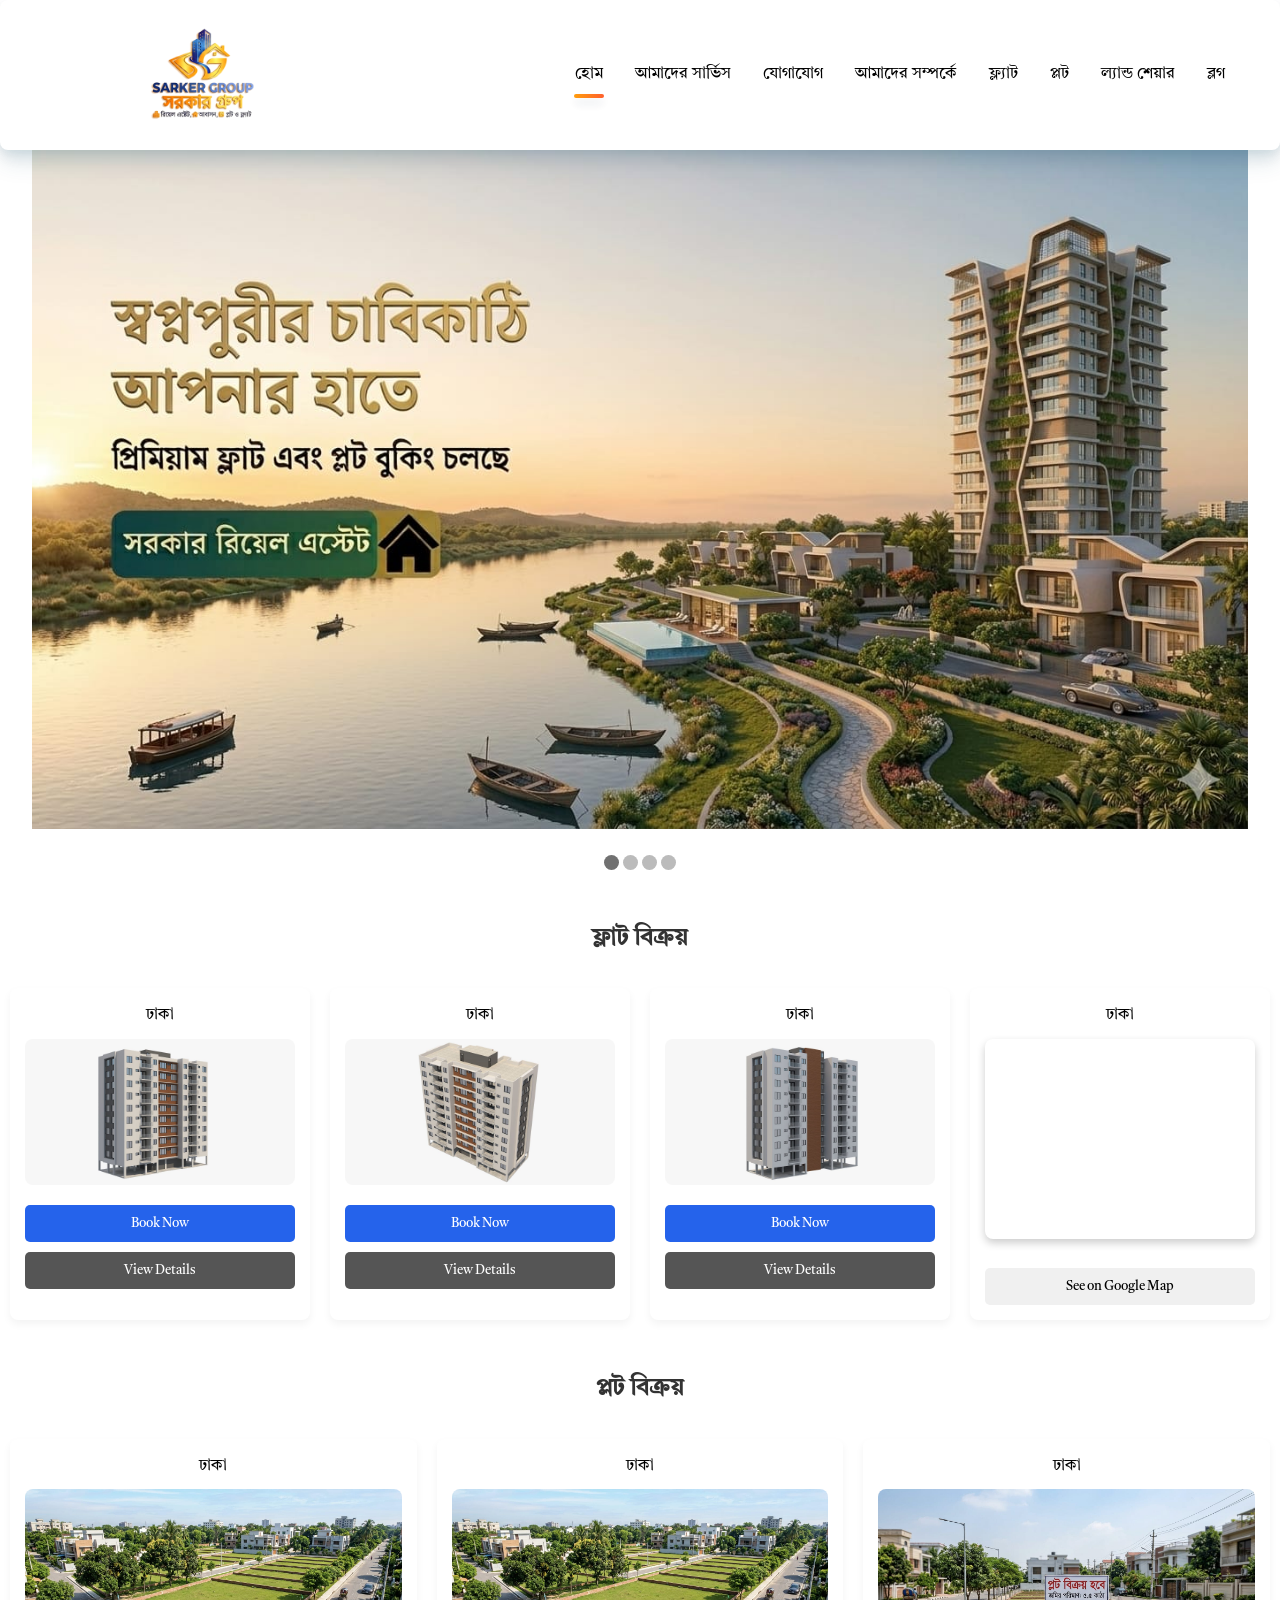
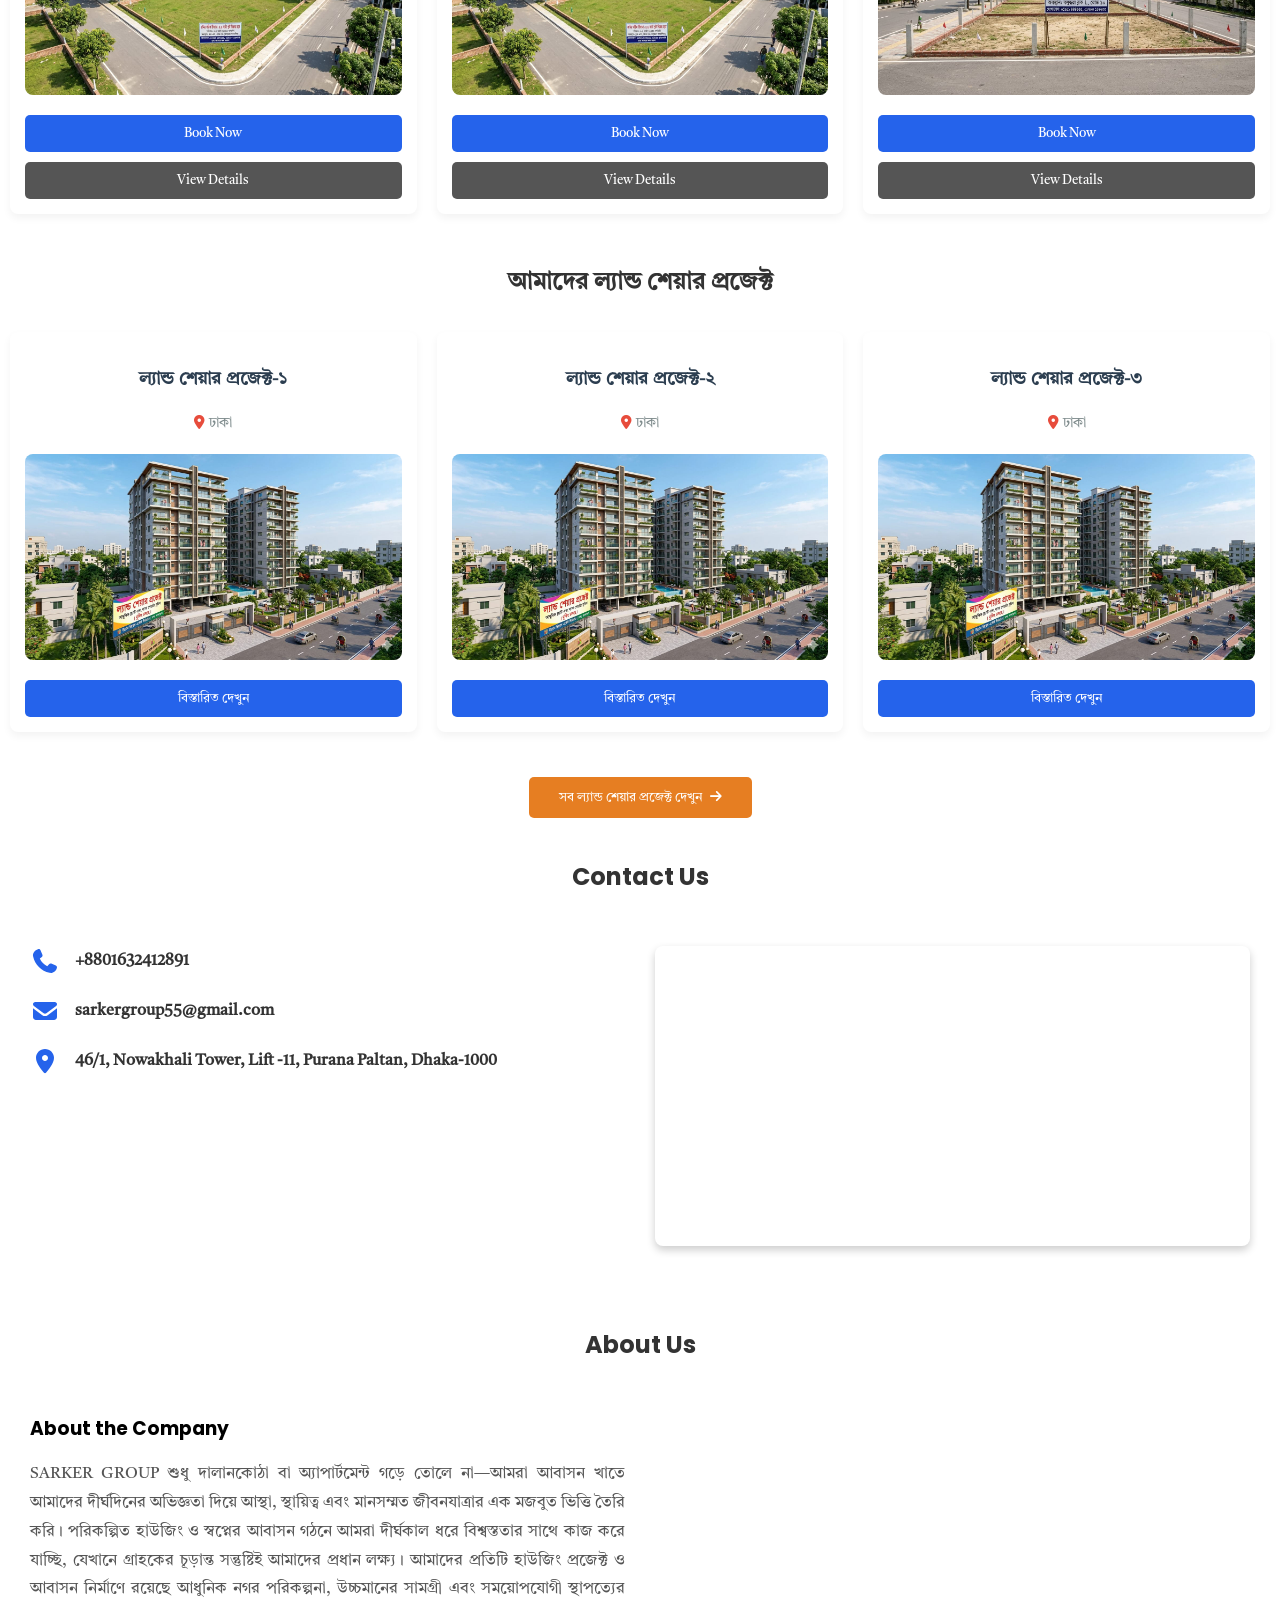
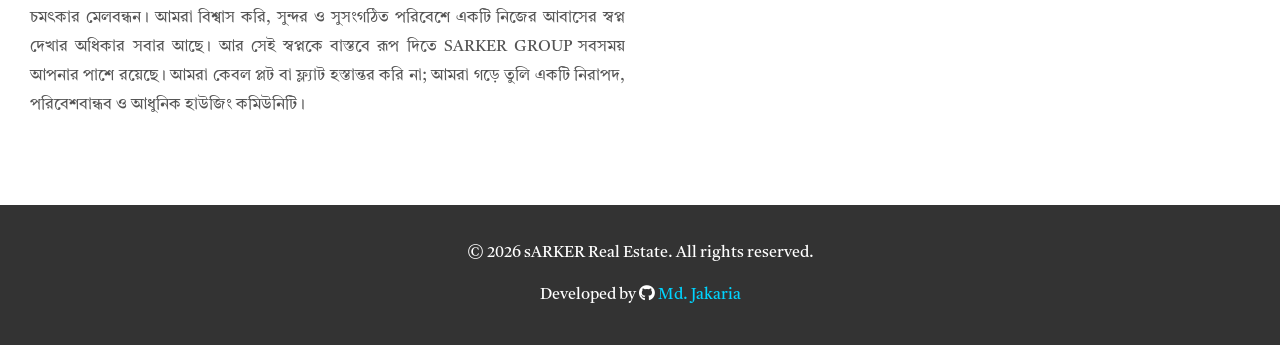
<file: index.html>
<!doctype html>
<html lang="bn">
  <head>
    <meta charset="utf-8" />
    <meta name="viewport" content="width=device-width,initial-scale=1" />
    <meta
      name="keywords"
      content="maroj,real estate,Sarker real estate,Sarker,real estate in bangladesh,property in bangladesh,property in dhaka,land in dhaka,apartment in dhaka,house in dhaka,rent in dhaka,sell in dhaka,buy in dhaka"
    />
    <meta
      name="description"
      content="Sarker REAL ESTATE শুধু ইট-পাথরের কাঠামো নির্মাণ করে না, আমরা আস্থা, স্থায়িত্ব এবং উন্নত জীবনযাত্রার প্রতিশ্রুতি তৈরি করি। আমরা রিয়েল এস্টেট শিল্পে দীর্ঘমেয়াদী অভিজ্ঞতা নিয়ে কাজ করছি"
    />
    <title>Sarker Group</title>
    <link rel="stylesheet" href="./style.css" />
    <link
      rel="stylesheet"
      href="https://cdnjs.cloudflare.com/ajax/libs/font-awesome/6.5.0/css/all.min.css"
    />
    <link
      href="https://fonts.googleapis.com/css2?family=Poppins:wght@700&family=Orbitron:wght@600;700&display=swap"
      rel="stylesheet"
    />
    <link
      href="https://fonts.googleapis.com/css2?family=Tiro+Bangla&display=swap"
      rel="stylesheet"
    />
    <link
      rel="shortcut icon"
      href="/img/Sarker_logo2.jpeg"
      type="image/x-icon"
    />
  </head>

  <body>
    <header class="page_header">
      <a class="logo" href="#" aria-label="Hajj site logo">
        <img src="./img/Sarker_logo2.jpeg" alt="logo" />
      </a>

      <nav>
        <div class="humberger" id="humberger">
          <span></span><span></span><span></span>
        </div>

        <ul id="menu">
          <li><a href="#home" class="active" aria-current="page">হোম</a></li>
          <li><a href="#services">আমাদের সার্ভিস</a></li>
          <li><a href="#contact">যোগাযোগ</a></li>
          <li><a href="#about">আমাদের সম্পর্কে</a></li>
          <li><a href="./flatdetails.html">ফ্ল্যাট</a></li>
          <li><a href="./plotdetails.html">প্লট</a></li>
          <li><a href="./landshare.html">ল্যান্ড শেয়ার</a></li>
          <li><a href="#blog">ব্লগ</a></li>
        </ul>
      </nav>

      <nav class="mobile-nav">
        <div class="nav-container">
          <a href="./index.html#home" class="nav-link"
            ><i class="fa-solid fa-house"></i
            ><span class="nav-label">হোম</span></a
          >
          <a
            href="https://maps.app.goo.gl/BrG4agSmu1dudBHU7?g_st=aw"
            class="nav-link"
            ><i class="fa-solid fa-map-location"></i
            ><span class="nav-label">ভার্চুয়াল ট্যুর</span></a
          >
          <div class="center-nav-item">
            <a
              href="https://wa.me/+8801632412891?text=আমি%20ল্যান্ড%20শেয়ার%20প্রজেক্ট-১%20বিষয়ে%20তথ্য%20চাই"
              target="_blank"
              class="floating-btn"
            >
              <i class="fa-regular fa-handshake"></i
              ><span class="nav-label" style="font-size: 10px"
                >শেয়ার বুকিং</span
              >
            </a>
          </div>
          <a
            href="https://wa.me/+8801632412891?text=আমি%20ল্যান্ড%20শেয়ার%20প্রজেক্ট-১%20বিষয়ে%20তথ্য%20চাই"
            target="_blank"
            class="nav-link"
            ><i class="fa-brands fa-whatsapp"></i
            ><span class="nav-label">চ্যাট</span></a
          >
          <a
            href="https://www.facebook.com/profile.php?id=61588738223716&mibextid=ZbWKwL"
            class="nav-link"
            ><i class="fa-brands fa-facebook"></i
            ><span class="nav-label">পেজ</span></a
          >
        </div>
      </nav>
    </header>

    <main>
      <section id="home">
        <div class="slideshow-container">
          <div class="mySlides fade">
            <img src="./img/s_new1.jpeg" style="width: 100%" />
          </div>
          <div class="mySlides fade">
            <img src="./img/NewHome page2.jpeg" style="width: 100%" />
          </div>
          <div class="mySlides fade">
            <img src="./img/s_new3.png" style="width: 100%" />
          </div>
          <!-- <div class="mySlides fade">
            <img src="./img/New_Home_page_photo4.png" style="width: 100%" />
          </div> -->
        </div>
        <br />
        <div style="text-align: center">
          <span class="dot"></span><span class="dot"></span
          ><span class="dot"></span><span class="dot"></span>
        </div>
      </section>

      <!-- <section id="blog">
        <h2 class="bangla-font">আমাদের প্রজেক্ট ভিডিও</h2>
        <div class="video-container">
          <iframe
            width="560"
            height="315"
            src="https://www.youtube.com/embed/XzDFixy6F5U?si=zLqiVv9IQcFDT1tw"
            frameborder="0"
            allowfullscreen
          ></iframe>
          <iframe
            width="560"
            height="315"
            src="https://www.youtube.com/embed/D0qPEyK0sRo?si=rX4JdKVyEc9F0neo"
            frameborder="0"
            allowfullscreen
          ></iframe>
        </div>
      </section> -->

      <section id="services">
        <h2 class="bangla-font">ফ্লাট বিক্রয়</h2>
        <div class="services_list">
          <div>
            ঢাকা
            <a href="flatdetails.html"
              ><img
                src="/img/flat/building1.jpeg"
                alt="South Keraniganj"
                style="cursor: pointer"
            /></a>
            <button class="book-btn trigger-modal">Book Now</button>
            <button
              class="book-btn"
              style="background: #555"
              onclick="window.location.href = './flatdetails.html'"
            >
              View Details
            </button>
          </div>
          <div>
            ঢাকা
            <a href="flatdetails.html"
              ><img
                src="./img/flat/building2.jpeg"
                alt="Keraniganj 2"
                style="cursor: pointer"
            /></a>
            <button class="book-btn trigger-modal">Book Now</button>
            <button
              class="book-btn"
              style="background: #555"
              onclick="window.location.href = './flatdetails.html'"
            >
              View Details
            </button>
          </div>
          <div>
            ঢাকা
            <a href="flatdetails.html"
              ><img
                src="./img/flat/building3.jpeg"
                alt="Keraniganj 3"
                style="cursor: pointer"
            /></a>
            <button class="book-btn trigger-modal">Book Now</button>
            <button
              class="book-btn"
              style="background: #555"
              onclick="window.location.href = './flatdetails.html'"
            >
              View Details
            </button>
          </div>
          <div>
            ঢাকা
            <iframe
              src="https://www.google.com/maps/embed?pb=!1m18!1m12!1m3!1d3654.682562190665!2d90.389901!3d23.651536699999998!2m3!1f0!2f0!3f0!3m2!1i1024!2i768!4f13.1!3m3!1m2!1s0x3755bb0052b80153%3A0x8eade9250de73928!2sSarker%20Real%20Estate!5e0!3m2!1sen!2sbd!4v1765776971294!5m2!1sen!2sbd"
              width="100%"
              height="200"
              style="border: 0; border-radius: 8px; margin: 10px 0"
              allowfullscreen=""
              loading="lazy"
            ></iframe>
            <button
              class="book-btn"
              style="background: #f0f0f0; color: #000"
              onclick="
                window.location.href =
                  'https://maps.app.goo.gl/BrG4agSmu1dudBHU7?g_st=aw'
              "
            >



              See on Google Map
            </button>
          </div>
        </div>
      </section>







<section id="plot">




        <h2 class="bangla-font">প্লট বিক্রয়</h2>
        <div class="services_list">
          <div>
            ঢাকা
            <a href="plotdetails.html"
              ><img
                src="./img/plot/plot/plot1.jpeg"
                alt="Plot 1"
                style="cursor: pointer"
            /></a>
            <button class="book-btn trigger-modal">Book Now</button>
            <button
              class="book-btn"
              style="background: #555"
              onclick="window.location.href = './plotdetails.html'"
            >
              View Details
            </button>
          </div>
          <div>
            ঢাকা
            <a href="plotdetails.html"
              ><img
                src="./img/plot/plot/plot1.jpeg"
                alt="Plot 2"
                style="cursor: pointer"
            /></a>
            <button class="book-btn trigger-modal">Book Now</button>
            <button
              class="book-btn"
              style="background: #555"
              onclick="window.location.href = './plotdetails.html'"
            >
              View Details
            </button>
          </div>
          <div>
            ঢাকা
            <a href="plotdetails.html"
              ><img
                src="./img/plot/plot/plot2.jpeg"
                alt="Plot 3"
                style="cursor: pointer"
            /></a>
            <button class="book-btn trigger-modal">Book Now</button>
            <button
              class="book-btn"
              style="background: #555"
              onclick="window.location.href = './plotdetails.html'"
            >
              View Details
            </button>
          </div>
        </div>
      </section>
</section>


      
      <section id="landshare">
        <h2 class="bangla-font">আমাদের ল্যান্ড শেয়ার প্রজেক্ট</h2>

        <div class="services_list">
          <div>
            <p style="font-weight: bold; font-size: 18px; color: #2c3e50">
              ল্যান্ড শেয়ার প্রজেক্ট-১
            </p>
            <p style="font-size: 14px; color: #7f8c8d; margin-bottom: 10px">
              <i class="fas fa-map-marker-alt" style="color: #e74c3c"></i>
              ঢাকা
            </p>
            <a href="./landshare-details.html">
              <img
                src="./img/plot/landShare/l1.jpeg"
                alt="Land Share 1"
                style="cursor: pointer"
              />
            </a>
            <button
              class="book-btn"
              onclick="window.location.href = './landshare-details.html'"
            >
              বিস্তারিত দেখুন
            </button>
          </div>

          <div>
            <p style="font-weight: bold; font-size: 18px; color: #2c3e50">
              ল্যান্ড শেয়ার প্রজেক্ট-২
            </p>
            <p style="font-size: 14px; color: #7f8c8d; margin-bottom: 10px">
              <i class="fas fa-map-marker-alt" style="color: #e74c3c"></i>
              ঢাকা
            </p>
            <a href="./landshare-details2.html">
              <img
                src="./img/plot/landShare/l1.jpeg"
                alt="Land Share 2"
                style="cursor: pointer"
              />
            </a>
            <button
              class="book-btn"
              onclick="window.location.href = './landshare-details2.html'"
            >
              বিস্তারিত দেখুন
            </button>
          </div>

          <div>
            <p style="font-weight: bold; font-size: 18px; color: #2c3e50">
              ল্যান্ড শেয়ার প্রজেক্ট-৩
            </p>
            <p style="font-size: 14px; color: #7f8c8d; margin-bottom: 10px">
              <i class="fas fa-map-marker-alt" style="color: #e74c3c"></i>
              ঢাকা
            </p>
            <a href="./landshare-details3.html">
              <img
                src="./img/plot/landShare/l1.jpeg"
                alt="Land Share 3"
                style="cursor: pointer"
              />
            </a>
            <button
              class="book-btn"
              onclick="window.location.href = './landshare-details3.html'"
            >
              বিস্তারিত দেখুন
            </button>
          </div>
        </div>

        <div style="text-align: center; margin-top: 25px">
          <button
            class="book-btn"
            style="width: auto; padding: 12px 30px; background: #e67e22"
            onclick="window.location.href = './landshare.html'"
          >
            সব ল্যান্ড শেয়ার প্রজেক্ট দেখুন
            <i class="fas fa-arrow-right" style="margin-left: 5px"></i>
          </button>
        </div>
      </section>
      <!-- ``` ### এই আপডেটের সুবিধা: * **রিসাইজেবল গ্রিড:** `services_list` ক্লাস
      ব্যবহার করার কারণে এটি অটোমেটিকভাবে মোবাইল, ট্যাবলেট ও কম্পিউটারে
      সুন্দরভাবে মানিয়ে যাবে। * **সরাসরি লিংক:** প্রজেক্টের ছবি বা "বিস্তারিত
      দেখুন" বাটনে ক্লিক করলে তা সরাসরি ইউজারকে আপনার তৈরি করা `landshare.html`
      পেজে নিয়ে যাবে। * **ফ্রি ইমেজ:** Unsplash-এর চমৎকার ৩টি ডামি রিয়েল এস্টেট
      বিল্ডিংয়ের ছবি দিয়ে দিয়েছি, যা দেখতে একদম প্রিমিয়াম লাগবে। -->
      <!-- <section id="management_team">
        <h2>Our Management Team</h2>
        <div class="manage_team">
          <div>
            <img
              src="./management_team_photo/Md.SULTAN Mahmud.png.jpg"
              alt="Sultan"
            />
            <p style="font-weight: bold">Md. Sultan Mahmud</p>
            <p>Managing Director</p>
          </div>
          <div>
            <img
              src="./management_team_photo/Molla Khalid Saifulla.png.jpg"
              alt="Rashed Khan"
            />
            <p style="font-weight: bold">Molla Khalid Saifulla</p>
            <p>Director</p>
          </div>
          <div>
            <img
              src="./management_team_photo/Md. Mijanur Rahman.jpg"
              alt="Mijanur Rahman"
            />
            <p style="font-weight: bold">Md. Mijanur Rahman</p>
            <p>Director</p>
          </div>
          <div>
            <img
              src="/management_team_photo/Md. Ruhul Amin.png.jpg"
              alt="Ruhul Amin"
            />
            <p style="font-weight: bold">Md. Ruhul Amin</p>
            <p>Director</p>
          </div>
        </div>
      </section> -->

      <section id="contact">
        <h2>Contact Us</h2>
        <div class="contact_info">
          <div class="devices_contact">
            <div class="icons">
              <svg xmlns="http://www.w3.org/2000/svg" viewBox="0 0 640 640">
                <path
                  d="M224.2 89C216.3 70.1 195.7 60.1 176.1 65.4L170.6 66.9C106 84.5 50.8 147.1 66.9 223.3C104 398.3 241.7 536 416.7 573.1C493 589.3 555.5 534 573.1 469.4L574.6 463.9C580 444.2 569.9 423.6 551.1 415.8L453.8 375.3C437.3 368.4 418.2 373.2 406.8 387.1L368.2 434.3C297.9 399.4 241.3 341 208.8 269.3L253 233.3C266.9 222 271.6 202.9 264.8 186.3L224.2 89z"
                />
              </svg>
              <a href="tel:+8801632412891">+8801632412891</a>
            </div>
            <div class="icons">
              <svg xmlns="http://www.w3.org/2000/svg" viewBox="0 0 640 640">
                <path
                  d="M112 128C85.5 128 64 149.5 64 176C64 191.1 71.1 205.3 83.2 214.4L291.2 370.4C308.3 383.2 331.7 383.2 348.8 370.4L556.8 214.4C568.9 205.3 576 191.1 576 176C576 149.5 554.5 128 528 128L112 128zM64 260L64 448C64 483.3 92.7 512 128 512L512 512C547.3 512 576 483.3 576 448L576 260L377.6 408.8C343.5 434.4 296.5 434.4 262.4 408.8L64 260z"
                />
              </svg>
              <a href="mailto:sarkerestate@gmail.com"
                >sarkergroup55@gmail.com</a
              >
            </div>
            <div class="icons">
              <svg xmlns="http://www.w3.org/2000/svg" viewBox="0 0 640 640">
                <path
                  d="M128 252.6C128 148.4 214 64 320 64C426 64 512 148.4 512 252.6C512 371.9 391.8 514.9 341.6 569.4C329.8 582.2 310.1 582.2 298.3 569.4C248.1 514.9 127.9 371.9 127.9 252.6zM320 320C355.3 320 384 291.3 384 256C384 220.7 355.3 192 320 192C284.7 192 256 220.7 256 256C256 291.3 284.7 320 320 320z"
                />
              </svg>
              <a href="#"
                >46/1, Nowakhali Tower, Lift -11, Purana Paltan, Dhaka-1000</a
              >
            </div>
          </div>
          <div class="office_contact">
            <iframe
              src="https://www.google.com/maps/embed?pb=!1m18!1m12!1m3!1d3652.4256775649246!2d90.40991777526818!3d23.7321951286828!2m3!1f0!2f0!3f0!3m2!1i1024!2i768!4f13.1!3m3!1m2!1s0x3755b90056ada777%3A0x20fc386ac3c0048e!2zc29iaGFuIG1hbnNpb24g4Ka44KeL4Kas4Ka54Ka-4KaoIOCmruCnjeCmr-CmvuCmqOCmtuCmqA!5e0!3m2!1sen!2sbd!4v1764180854542!5m2!1sen!2sbd"
              width="100%"
              height="300"
              style="border: 0"
              allowfullscreen=""
              loading="lazy"
            ></iframe>
          </div>
        </div>
      </section>

      <section id="about">
        <h2>About Us</h2>
        <div class="about_info">
          <div class="text_about">
            <h3 style="margin-bottom: 15px">About the Company</h3>
            <p class="bangla_text">
              SARKER GROUP শুধু দালানকোঠা বা অ্যাপার্টমেন্ট গড়ে তোলে না—আমরা
              আবাসন খাতে আমাদের দীর্ঘদিনের অভিজ্ঞতা দিয়ে আস্থা, স্থায়িত্ব এবং
              মানসম্মত জীবনযাত্রার এক মজবুত ভিত্তি তৈরি করি। পরিকল্পিত হাউজিং ও
              স্বপ্নের আবাসন গঠনে আমরা দীর্ঘকাল ধরে বিশ্বস্ততার সাথে কাজ করে
              যাচ্ছি, যেখানে গ্রাহকের চূড়ান্ত সন্তুষ্টিই আমাদের প্রধান লক্ষ্য।
              আমাদের প্রতিটি হাউজিং প্রজেক্ট ও আবাসন নির্মাণে রয়েছে আধুনিক নগর
              পরিকল্পনা, উচ্চমানের সামগ্রী এবং সময়োপযোগী স্থাপত্যের চমৎকার
              মেলবন্ধন। আমরা বিশ্বাস করি, সুন্দর ও সুসংগঠিত পরিবেশে একটি নিজের
              আবাসের স্বপ্ন দেখার অধিকার সবার আছে। আর সেই স্বপ্নকে বাস্তবে রূপ
              দিতে SARKER GROUP সবসময় আপনার পাশে রয়েছে। আমরা কেবল প্লট বা
              ফ্ল্যাট হস্তান্তর করি না; আমরা গড়ে তুলি একটি নিরাপদ, পরিবেশবান্ধব
              ও আধুনিক হাউজিং কমিউনিটি।
            </p>
          </div>
          <div class="logo_about">
            <!-- <img
              src="./img/About.jpeg"
              alt="logo"
              style="width: 100%; border-radius: 8px"
            /> -->
          </div>
        </div>
      </section>
    </main>

    <div id="modalOverlay" class="modal-overlay">
      <div class="modal-content">
        <button type="button" class="close-button" id="closeModal">X</button>
        <h3 style="margin-bottom: 20px; text-align: center">
          রিয়েল এস্টেট বুকিং ফর্ম
        </h3>
        <form
          id="bookingForm"
          action="https://formspree.io/f/mkndldnj"
          method="POST"
        >
          <label for="name">নাম:</label>
          <input type="text" id="name" name="নাম" required />

          <label for="email">ইমেইল:</label>
          <input type="email" id="email" name="_replyto" required />

          <label for="phone">ফোন নম্বর:</label>
          <input type="tel" id="phone" name="ফোন_নম্বর" required />

          <button type="submit" class="book-btn">বুকিং নিশ্চিত করুন</button>
        </form>
      </div>
    </div>

    <footer>
      <p>© 2026 sARKER Real Estate. All rights reserved.</p>
      <p style="margin-top: 10px">
        Developed by <i class="fab fa-github"></i>
        <a href="https://github.com/joy094" target="_blank">Md. Jakaria</a>
      </p>
    </footer>

    <script>
      // Humberger menu toggle
      const humberger = document.getElementById("humberger");
      const menu = document.getElementById("menu");
      humberger.addEventListener("click", () => {
        menu.classList.toggle("show");
      });

      // Slider logic
      let slideIndex = 0;
      showSlides();
      function showSlides() {
        let i;
        let slides = document.getElementsByClassName("mySlides");
        let dots = document.getElementsByClassName("dot");
        for (i = 0; i < slides.length; i++) {
          slides[i].style.display = "none";
        }
        slideIndex++;
        if (slideIndex > slides.length) {
          slideIndex = 1;
        }
        for (i = 0; i < dots.length; i++) {
          dots[i].className = dots[i].className.replace(" active-dot", "");
        }
        if (slides.length > 0) slides[slideIndex - 1].style.display = "block";
        if (dots.length > 0) dots[slideIndex - 1].className += " active-dot";
        setTimeout(showSlides, 3000);
      }

      // Modal logic
      const modal = document.getElementById("modalOverlay");
      const triggerBtns = document.querySelectorAll(".trigger-modal");
      const closeBtn = document.getElementById("closeModal");
      triggerBtns.forEach((btn) => {
        btn.addEventListener("click", () => {
          modal.style.display = "flex";
        });
      });
      closeBtn.addEventListener("click", () => {
        modal.style.display = "none";
      });
      window.addEventListener("click", (e) => {
        if (e.target === modal) modal.style.display = "none";
      });
    </script>
    <script src="form.js"></script>
  </body>
</html>
</file>
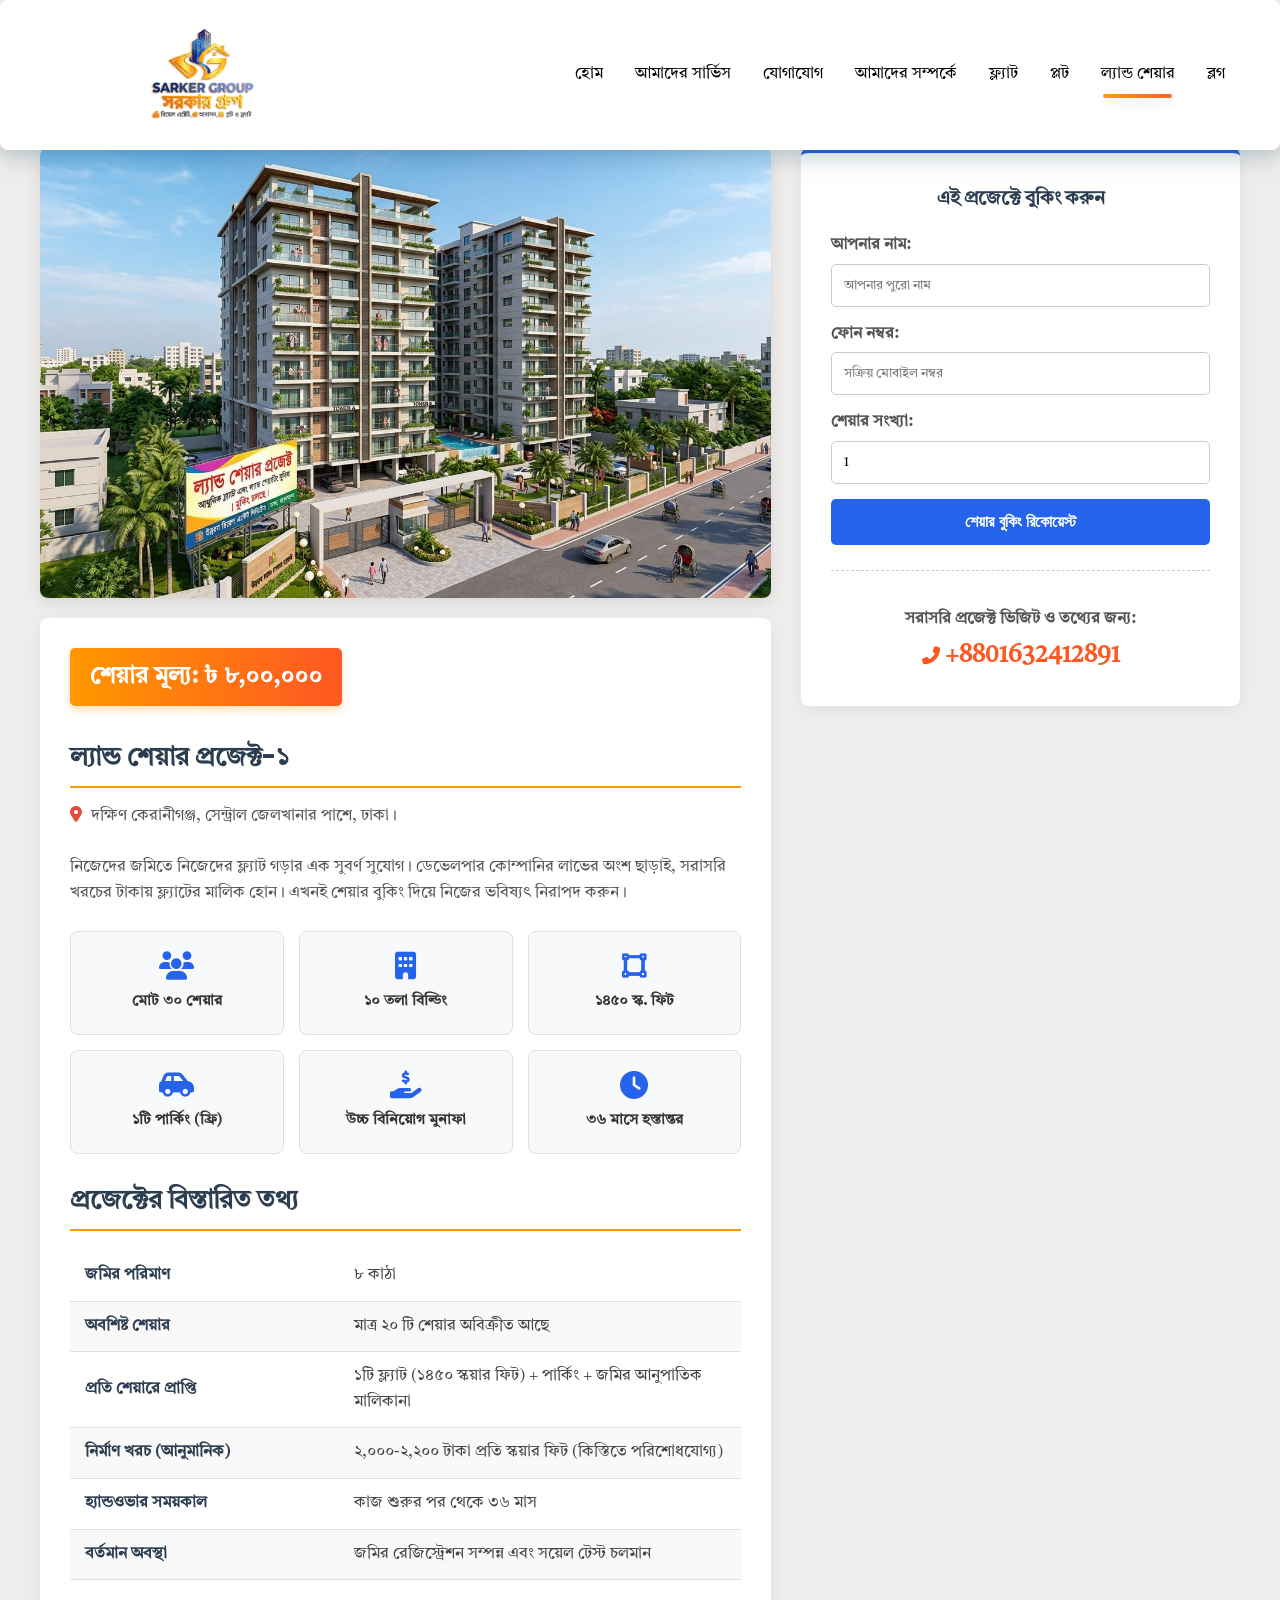
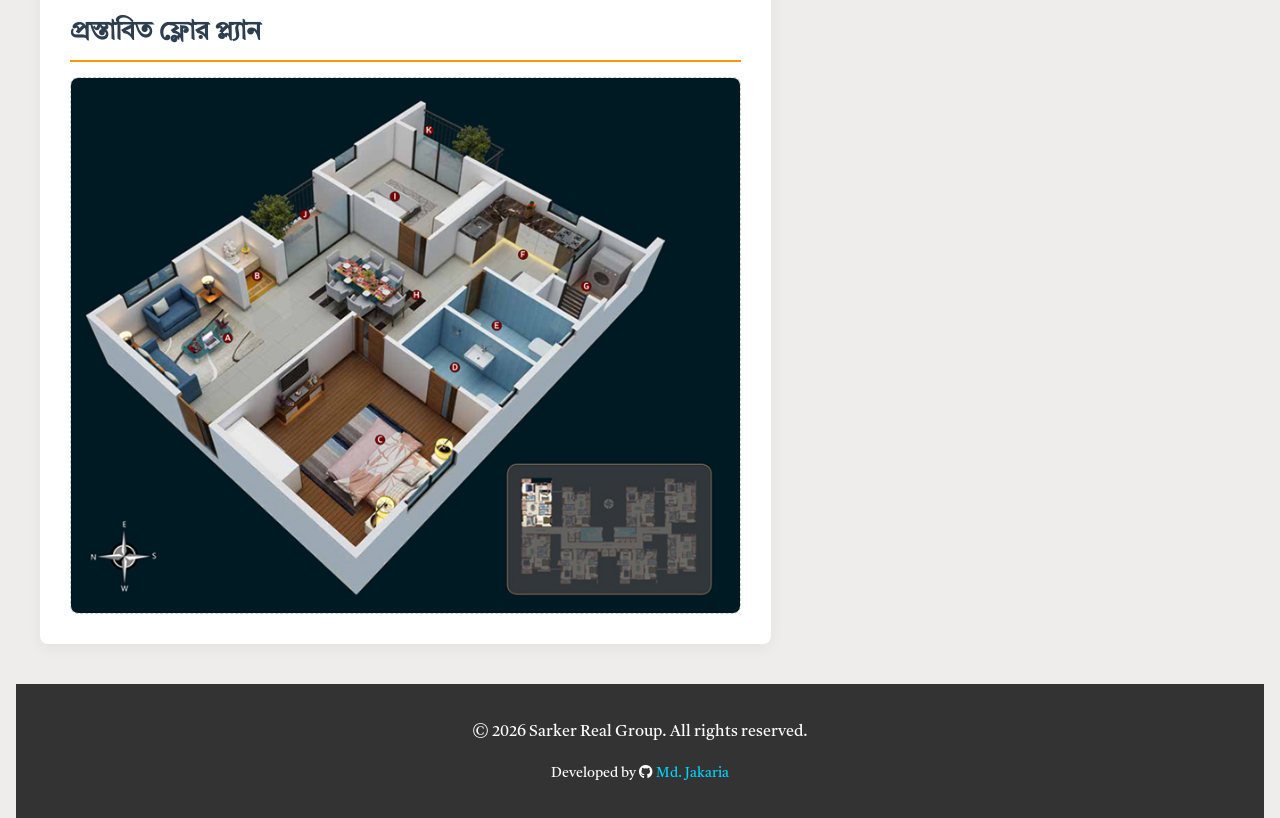
<file: landshare-details.html>
<!doctype html>
<html lang="bn">
  <head>
    <meta charset="utf-8" />
    <meta name="viewport" content="width=device-width,initial-scale=1" />
    <title>প্রজেক্ট ডিটেইলস | Sarker Group</title>
    <link rel="stylesheet" href="./style.css" />
    <link
      rel="stylesheet"
      href="https://cdnjs.cloudflare.com/ajax/libs/font-awesome/6.5.0/css/all.min.css"
    />
    <link
      href="https://fonts.googleapis.com/css2?family=Poppins:wght@400;600;700&family=Tiro+Bangla&display=swap"
      rel="stylesheet"
    />
    <link
      rel="shortcut icon"
      href="./img/Sarker_logo2.jpeg"
      type="image/x-icon"
    />

    <style>
      /* =========================================
         GLOBAL STYLES & 3D HEADER
      ========================================= */
      * {
        box-sizing: border-box;
      }
      html,
      body {
        height: 100%;
      }
      body {
        overflow-x: hidden;
        margin: 0;
        background: #eeedeb;
        padding: 0.5rem 1rem;
        font-family:
          "Segoe UI", "Tiro Bangla", Tahoma, Geneva, Verdana, sans-serif;
        -webkit-font-smoothing: antialiased;
        -moz-osx-font-smoothing: grayscale;
      }

      /* ------- Header wrapper with 3D look ------- */
      /* .page_header {
        position: fixed;
        top: 0;
        left: 0;
        right: 0;
        z-index: 1000;
        height: 100px;
        width: 100%;
        border-radius: 0 0 8px 8px;
        padding: 0px 4%;
        background: #ffffff;
        box-shadow:
          0 12px 24px rgba(7, 74, 99, 0.12),
          0 8px 16px rgba(7, 74, 99, 0.08),
          0 4px 8px rgba(7, 74, 99, 0.05);
        display: flex;
      } */

      /* nav {
        margin-left: auto;
        align-self: center;
      }
      nav ul {
        list-style: none;
        margin: 0;
        padding: 0;
        display: flex;
        gap: 1.5rem;
      }
      nav a {
        position: relative;
        display: inline-block;
        padding: 0.5rem 0.25rem;
        text-decoration: none;
        color: rgb(0, 0, 0);
        font-size: 0.98rem;
        font-weight: 600;
        transition:
          transform 220ms cubic-bezier(0.2, 0.8, 0.2, 1),
          color 180ms;
        transform-style: preserve-3d;
      }
      nav a:hover {
        transform: translateY(-6px) translateZ(6px);
        color: rgb(252, 153, 4);
      }
      nav a::after,
      nav a::before {
        content: "";
        position: absolute;
        left: 8%;
        right: 8%;
        height: 4px;
        border-radius: 9px;
        bottom: -2px;
        transform-origin: center;
        transition:
          transform 300ms cubic-bezier(0.2, 0.9, 0.2, 1),
          opacity 220ms;
      }
      nav a::after {
        background: linear-gradient(90deg, #ff9800 0%, #ff5722 100%);
        transform: scaleX(0.0001) translateZ(6px);
        box-shadow: 0 6px 10px rgba(7, 74, 99, 0.12);
        opacity: 0.95;
      }
      nav a:hover::after,
      nav a.active::after {
        transform: scaleX(1) translateZ(6px);
      }
      nav a::before {
        background: rgba(4, 43, 51, 0.08);
        height: 6px;
        bottom: -10px;
        filter: blur(6px);
        transform: scaleX(0.0001) translateZ(0);
        opacity: 0.6;
      }

      .humberger {
        display: none;
        flex-direction: column;
        cursor: pointer;
      }
      .humberger span {
        height: 3px;
        width: 25px;
        background: #333;
        margin-bottom: 4px;
        border-radius: 5px;
      }
      .logo img {
        height: 70px;
        width: auto;
        margin-top: 15px;
      } */

      /* =========================================
         LAND SHARE DETAILS CONTENT
      ========================================= */
      .details-container {
        max-width: 1200px;
        margin: 140px auto 40px auto;
        display: grid;
        grid-template-columns: 2fr 1.2fr;
        gap: 30px;
      }

      .main-img img {
        width: 100%;
        height: 450px;
        object-fit: cover;
        border-radius: 8px;
        box-shadow: 0 4px 15px rgba(0, 0, 0, 0.1);
      }

      .info-section {
        background: #fff;
        padding: 30px;
        border-radius: 8px;
        box-shadow: 0 4px 15px rgba(0, 0, 0, 0.05);
        margin-top: 20px;
      }

      .info-section h3 {
        color: #2c3e50;
        font-size: 26px;
        margin-top: 10px;
        margin-bottom: 15px;
        border-bottom: 2px solid #ff9800;
        padding-bottom: 8px;
        font-family: "Poppins", "Tiro Bangla", sans-serif;
      }

      .price-tag {
        font-size: 24px;
        color: #ffffff;
        background: linear-gradient(90deg, #ff9800 0%, #ff5722 100%);
        padding: 10px 20px;
        font-weight: bold;
        border-radius: 5px;
        display: inline-block;
        margin-bottom: 20px;
        box-shadow: 0 4px 8px rgba(255, 152, 0, 0.3);
      }

      /* Amenities Grid */
      .amenities-grid {
        display: grid;
        grid-template-columns: repeat(3, 1fr);
        gap: 15px;
        margin: 25px 0;
      }
      .amenity-card {
        text-align: center;
        padding: 20px 15px;
        background: #f8f9fa;
        border: 1px solid #e0e0e0;
        border-radius: 8px;
        transition: transform 0.3s ease;
      }
      .amenity-card:hover {
        transform: translateY(-5px);
        box-shadow: 0 5px 15px rgba(0, 0, 0, 0.1);
      }
      .amenity-card i {
        font-size: 28px;
        color: #2563eb;
        margin-bottom: 10px;
      }
      .amenity-card p {
        margin: 0;
        font-weight: bold;
        font-size: 15px;
        color: #333;
      }

      /* Specs Table */
      .plot-specs-table {
        width: 100%;
        border-collapse: collapse;
        margin: 20px 0;
        background: #ffffff;
      }
      .plot-specs-table tr {
        border-bottom: 1px solid #e0e0e0;
      }
      .plot-specs-table tr:nth-child(even) {
        background-color: #f9f9f9;
      }
      .plot-specs-table td {
        padding: 12px 15px;
        font-size: 16px;
        color: #444;
      }
      .plot-specs-table td.spec-label {
        font-weight: bold;
        color: #2c3e50;
        width: 40%;
      }

      /* Sidebar Booking */
      .booking-sidebar {
        background: #ffffff;
        padding: 30px;
        border-radius: 8px;
        height: fit-content;
        position: sticky;
        top: 120px;
        box-shadow: 0 4px 15px rgba(0, 0, 0, 0.05);
        border-top: 5px solid #2563eb;
      }
      .booking-sidebar h3 {
        text-align: center;
        color: #2c3e50;
        margin-bottom: 20px;
        font-family: "Poppins", "Tiro Bangla", sans-serif;
      }
      .booking-sidebar label {
        font-weight: 600;
        color: #555;
        display: block;
        margin-bottom: 5px;
      }
      .booking-sidebar input {
        width: 100%;
        padding: 12px;
        margin-bottom: 15px;
        border-radius: 5px;
        border: 1px solid #ccc;
        font-family: inherit;
      }
      .submit-btn {
        width: 100%;
        padding: 14px;
        background: #2563eb;
        color: white;
        border: none;
        border-radius: 5px;
        font-weight: bold;
        font-size: 16px;
        cursor: pointer;
        transition: 0.3s;
      }
      .submit-btn:hover {
        background: #1d4ed8;
      }

      /* =========================================
         MOBILE NAV & RESPONSIVE
      ========================================= */
      :root {
        --primary-color: #2563eb;
        --nav-bg: #ffffff;
        --icon-gray: #64748b;
      }
      /* .mobile-nav {
        position: fixed;
        bottom: 0;
        left: 0;
        width: 100%;
        height: 70px;
        background: var(--nav-bg);
        display: flex;
        justify-content: center;
        box-shadow: 0 -10px 25px rgba(0, 0, 0, 0.1);
        z-index: 9999;
        padding-bottom: env(safe-area-inset-bottom);
      }
      @media (min-width: 768px) {
        /* .mobile-nav {
          display: none;
        } */
      /* } */
      .nav-container {
        width: 100%;
        max-width: 500px;
        display: flex;
        justify-content: space-between;
        align-items: center;
        padding: 0 15px;
      }
      .nav-link {
        display: flex;
        flex-direction: column;
        align-items: center;
        text-decoration: none;
        color: var(--icon-gray);
      }
      .nav-link i {
        font-size: 20px;
      }
      .nav-label {
        font-size: 11px;
        margin-top: 4px;
        font-weight: 600;
      }
      .nav-link.active {
        color: var(--primary-color);
        transform: translateY(-5px);
      }
      .center-nav-item {
        position: relative;
        top: -20px;
      } */
      .floating-btn {
        width: 65px;
        height: 65px;
        background: var(--primary-color);
        border-radius: 50%;
        display: flex;
        flex-direction: column;
        justify-content: center;
        align-items: center;
        color: white;
        font-size: 20px;
        box-shadow: 0 8px 20px rgba(37, 99, 235, 0.4);
        border: 4px solid #fff;
        text-decoration: none;
      }
/* 
      footer {
        background: #2c3e50;
        color: #fff;
        text-align: center;
        padding: 20px;
        margin-top: 40px;
      }
      footer a {
        color: #ff9800;
        text-decoration: none;
        font-weight: bold;
      } */

      @media (max-width: 992px) {
        .details-container {
          grid-template-columns: 1fr;
          margin-top: 120px;
        }
        .booking-sidebar {
          position: static;
          margin-top: 30px;
        }
      }
      /* @media (max-width: 768px) {
        .amenities-grid {
          grid-template-columns: repeat(2, 1fr);
        }
        .page_header {
          height: 80px;
        }
        nav ul {
          display: none;
          flex-direction: column;
        }
        .humberger {
          display: flex;
        }
        nav ul.show {
          display: flex;
          align-items: center;
          background: #ffffff;
          position: absolute;
          top: 100%;
          right: 0;
          width: 100%;
          box-shadow: 0 4px 8px rgba(0, 0, 0, 0.1);
          padding: 1rem 0;
        }
        body {
          padding-bottom: 80px;
        }
      } */
    </style>
  </head>

  <body>
    <header class="page_header">
      <a class="logo" href="#" aria-label="Sarker Logo">
        <img src="./img/Sarker_logo2.jpeg" alt="logo" />
      </a>
      <nav>
        <div class="humberger" id="humberger">
          <span></span><span></span><span></span>
        </div>
        <ul id="menu">
          <li><a href="./index.html#home">হোম</a></li>
          <li><a href="./index.html#services"> আমাদের সার্ভিস</a></li>
          <li><a href="./index.html#contact">যোগাযোগ</a></li>
          <li><a href="./index.html#about">আমাদের সম্পর্কে</a></li>
          <li><a href="./flatdetails.html">ফ্ল্যাট</a></li>
          <li><a href="./plotdetails.html">প্লট</a></li>
          <li><a href="./landshare.html" class="active">ল্যান্ড শেয়ার</a></li>
          <li><a href="./index.html#blog">ব্লগ</a></li>
        </ul>
      </nav>
    </header>

    <nav class="mobile-nav">
      <div class="nav-container">
        <a href="./index.html#home" class="nav-link"
          ><i class="fa-solid fa-house"></i
          ><span class="nav-label">হোম</span></a
        >
        <a href="https://maps.app.goo.gl/nFkwgXwCo9TnEepg8" class="nav-link"
          ><i class="fa-solid fa-map-location"></i
          ><span class="nav-label">ভার্চুয়াল ট্যুর</span></a
        >
        <div class="center-nav-item">
          <a
            href="https://wa.me/+8801632412891?text=আমি%20ল্যান্ড%20শেয়ার%20প্রজেক্ট-১%20বিষয়ে%20তথ্য%20চাই"
            target="_blank"
            class="floating-btn"
          >
            <i class="fa-regular fa-handshake"></i
            ><span class="nav-label" style="font-size: 10px">শেয়ার বুকিং</span>
          </a>
        </div>
        <a href="https://wa.me/+8801632412891?text=আমি%20ল্যান্ড%20শেয়ার%20প্রজেক্ট-১%20বিষয়ে%20তথ্য%20চাই" target="_blank" class="nav-link"
          ><i class="fa-brands fa-whatsapp"></i
          ><span class="nav-label">চ্যাট</span></a
        >
        <a href="https://www.facebook.com/share/1D6hEzqLBX/" class="nav-link"
          ><i class="fa-brands fa-facebook"></i
          ><span class="nav-label">পেজ</span></a
        >
      </div>
    </nav>

    <main class="details-container">
      <section>
        <div class="main-img">
          <img
            src="./img/plot/landShare/l1.jpeg"
            alt="Land Share Project 1"
          />
        </div>

        <div class="info-section">
          <span class="price-tag">শেয়ার মূল্য: ৳ ৮,০০,০০০</span>

          <h3>ল্যান্ড শেয়ার প্রজেক্ট-১</h3>
          <p style="color: #555; font-size: 16px; margin-bottom: 20px">
            <i
              class="fas fa-map-marker-alt"
              style="color: #e74c3c; margin-right: 5px"
            ></i>
            দক্ষিণ কেরানীগঞ্জ, সেন্ট্রাল জেলখানার পাশে, ঢাকা। <br /><br />
            নিজেদের জমিতে নিজেদের ফ্ল্যাট গড়ার এক সুবর্ণ সুযোগ। ডেভেলপার
            কোম্পানির লাভের অংশ ছাড়াই, সরাসরি খরচের টাকায় ফ্ল্যাটের মালিক হোন।
            এখনই শেয়ার বুকিং দিয়ে নিজের ভবিষ্যৎ নিরাপদ করুন।
          </p>

          <div class="amenities-grid">
            <div class="amenity-card">
              <i class="fas fa-users"></i>
              <p>মোট ৩০ শেয়ার</p>
            </div>
            <div class="amenity-card">
              <i class="fas fa-building"></i>
              <p>১০ তলা বিল্ডিং</p>
            </div>
            <div class="amenity-card">
              <i class="fas fa-vector-square"></i>
              <p>১৪৫০   স্ক. ফিট</p>
            </div>
            <div class="amenity-card">
              <i class="fas fa-car-side"></i>
              <p>১টি পার্কিং (ফ্রি)</p>
            </div>
            <div class="amenity-card">
              <i class="fas fa-hand-holding-usd"></i>
              <p>উচ্চ বিনিয়োগ মুনাফা</p>
            </div>
            <div class="amenity-card">
              <i class="fas fa-clock"></i>
              <p>৩৬ মাসে হস্তান্তর</p>
            </div>
          </div>

          <h3>প্রজেক্টের বিস্তারিত তথ্য</h3>
          <table class="plot-specs-table">
            <tr>
              <td class="spec-label">জমির পরিমাণ</td>
              <td class="spec-value">৮ কাঠা</td>
            </tr>
            <tr>
              <td class="spec-label">অবশিষ্ট শেয়ার</td>
              <td class="spec-value">মাত্র ২০ টি শেয়ার অবিক্রীত আছে</td>
            </tr>
            <tr>
              <td class="spec-label">প্রতি শেয়ারে প্রাপ্তি</td>
              <td class="spec-value">
                ১টি ফ্ল্যাট (১৪৫০ স্কয়ার ফিট) + পার্কিং + জমির আনুপাতিক
                মালিকানা
              </td>
            </tr>
            <tr>
              <td class="spec-label">নির্মাণ খরচ (আনুমানিক)</td>
              <td class="spec-value">
               ২,০০০-২,২০০ টাকা প্রতি স্কয়ার ফিট (কিস্তিতে পরিশোধযোগ্য)
              </td>
            </tr>
            <tr>
              <td class="spec-label">হ্যান্ডওভার সময়কাল</td>
              <td class="spec-value">কাজ শুরুর পর থেকে ৩৬ মাস</td>
            </tr>
            <tr>
              <td class="spec-label">বর্তমান অবস্থা</td>
              <td class="spec-value">
                জমির রেজিস্ট্রেশন সম্পন্ন এবং সয়েল টেস্ট চলমান
              </td>
            </tr>
          </table>

          <h3 style="margin-top: 30px">প্রস্তাবিত ফ্লোর প্ল্যান</h3>
          <img
            src="./img/flat/flat-cg.jpg.jpeg"
            style="width: 100%; border-radius: 8px; border: 1px dashed #ccc"
            alt="Floor Plan"
          />
        </div>
      </section>

      <aside>
        <div class="booking-sidebar">
          <h3>এই প্রজেক্টে বুকিং করুন</h3>
          <form action="https://formspree.io/f/mkndldnj" method="POST">
            <input
              type="hidden"
              name="প্রজেক্ট_নাম"
              value=" ল্যান্ড শেয়ার প্রজেক্ট-১"
            />

            <label>আপনার নাম:</label>
            <input
              type="text"
              name="নাম"
              required
              placeholder="আপনার পুরো নাম"
            />

            <label>ফোন নম্বর:</label>
            <input
              type="tel"
              name="ফোন_নম্বর"
              required
              placeholder="সক্রিয় মোবাইল নম্বর"
            />

            <label>শেয়ার সংখ্যা:</label>
            <input
              type="number"
              name="শেয়ার_সংখ্যা"
              min="1"
              max="5"
              value="1"
              required
            />

            <button type="submit" class="submit-btn">
              শেয়ার বুকিং রিকোয়েস্ট
            </button>
          </form>

          <div
            style="
              margin-top: 25px;
              text-align: center;
              border-top: 1px dashed #ccc;
              padding-top: 20px;
            "
          >
            <p style="margin-bottom: 5px; color: #555; font-weight: bold">
              সরাসরি প্রজেক্ট ভিজিট ও তথ্যের জন্য:
            </p>
            <a
              href="tel:+8801632412891"
              style="
                color: #ff5722;
                font-size: 24px;
                font-weight: bold;
                text-decoration: none;
              "
            >
              <i class="fas fa-phone-alt" style="font-size: 18px"></i>
              +8801632412891
            </a>
          </div>
        </div>
      </aside>
    </main>

    <footer>
      <p>© 2026 Sarker Real Group. All rights reserved.</p>
      <p style="margin-top: 10px; font-size: 14px">
        Developed by <i class="fab fa-github"></i>
        <a href="https://github.com/joy094" target="_blank">Md. Jakaria</a>
      </p>
    </footer>

    <script>
      const humberger = document.getElementById("humberger");
      const menu = document.getElementById("menu");
      humberger.addEventListener("click", () => {
        menu.classList.toggle("show");
      });
    </script>
    <script src="form.js"></script>
  </body>
</html>
</file>
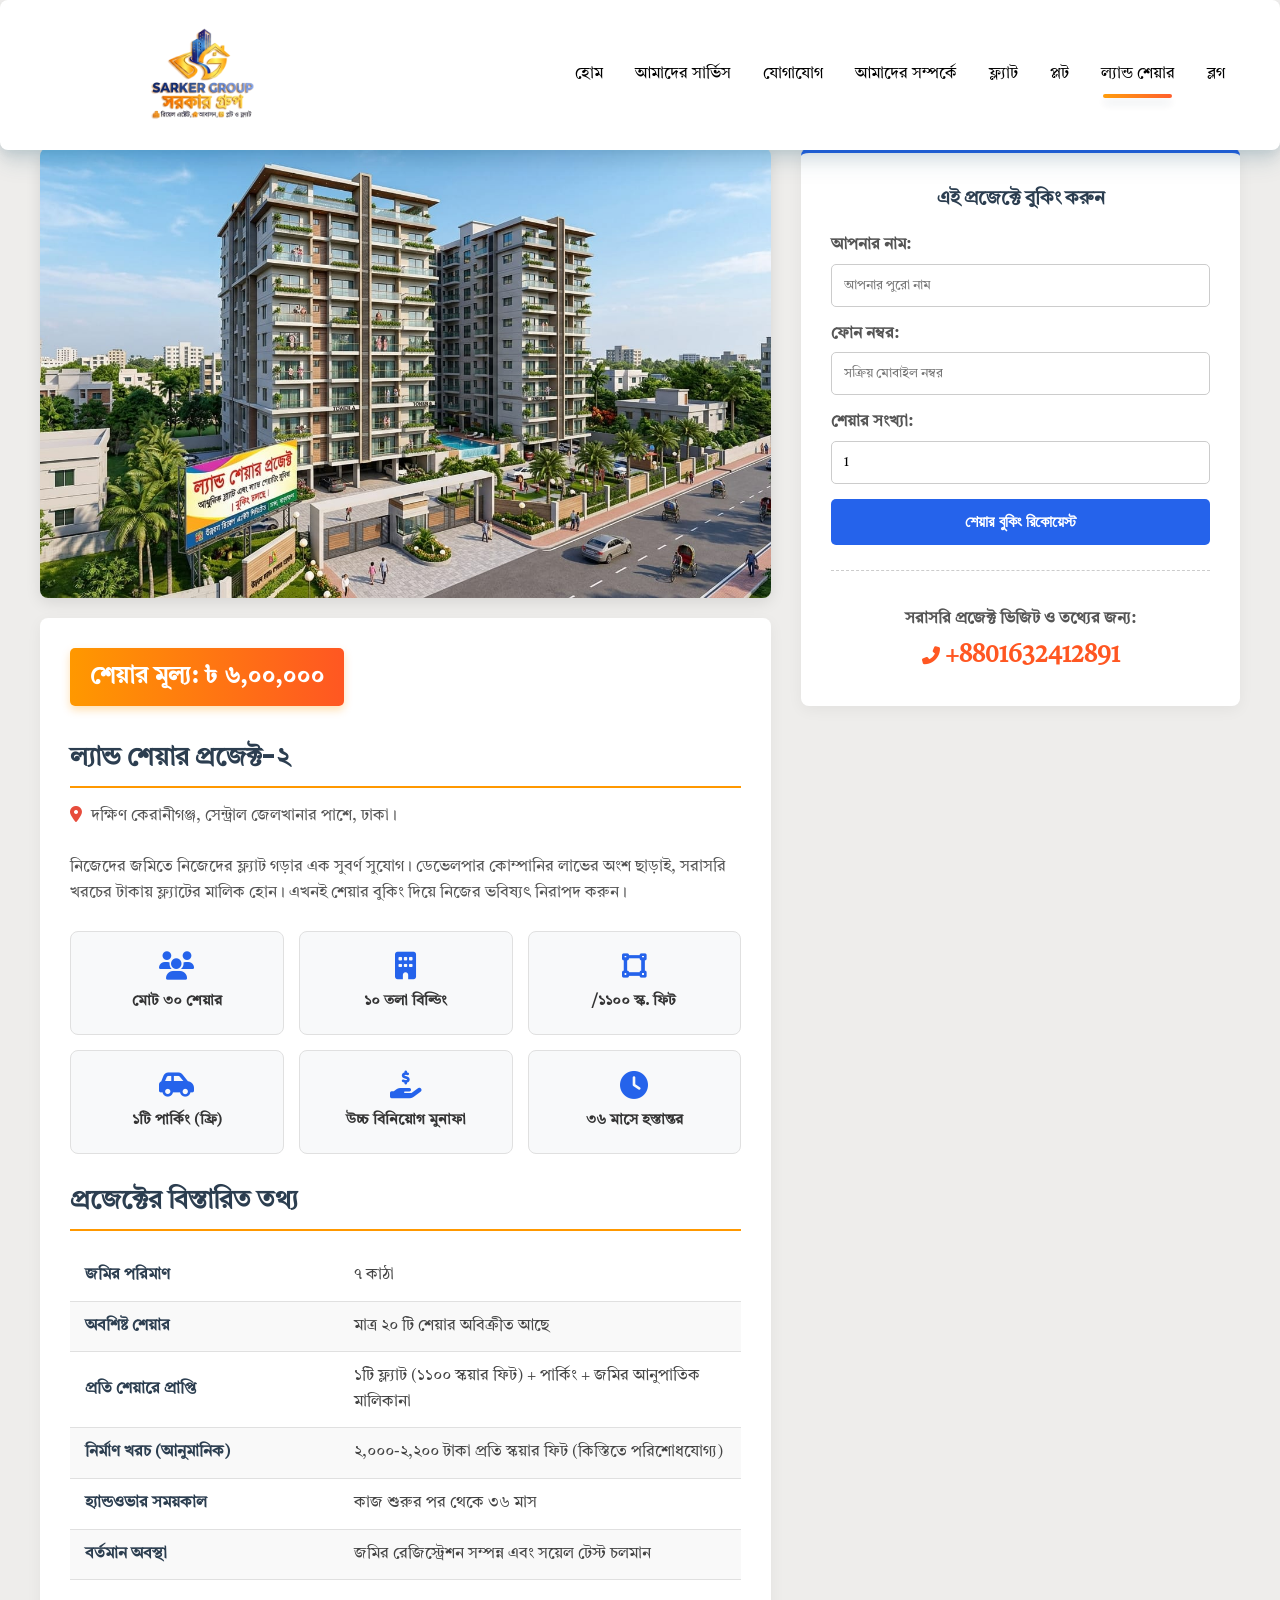
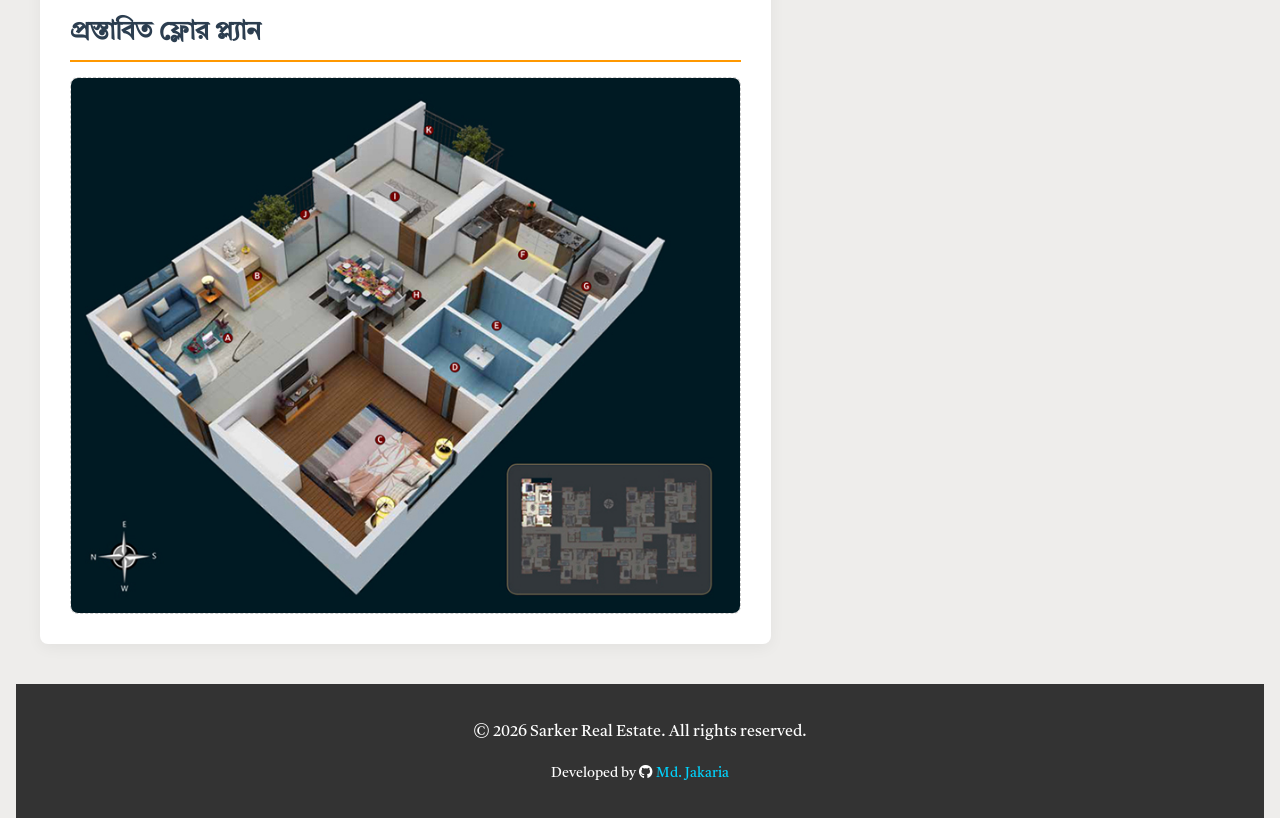
<file: landshare-details2.html>
<!doctype html>
<html lang="bn">
  <head>
    <meta charset="utf-8" />
    <meta name="viewport" content="width=device-width,initial-scale=1" />
    <title>প্রজেক্ট ডিটেইলস | Sarker Real Estate</title>
    <link rel="stylesheet" href="./style.css" />
    <link
      rel="stylesheet"
      href="https://cdnjs.cloudflare.com/ajax/libs/font-awesome/6.5.0/css/all.min.css"
    />
    <link
      href="https://fonts.googleapis.com/css2?family=Poppins:wght@400;600;700&family=Tiro+Bangla&display=swap"
      rel="stylesheet"
    />
    <link
      rel="shortcut icon"
      href="./img/Sarker_logo2.jpeg"
      type="image/x-icon"
    />

    <style>
      /* =========================================
         GLOBAL STYLES & 3D HEADER
      ========================================= */
      * {
        box-sizing: border-box;
      }
      html,
      body {
        height: 100%;
      }
      body {
        overflow-x: hidden;
        margin: 0;
        background: #eeedeb;
        padding: 0.5rem 1rem;
        font-family:
          "Segoe UI", "Tiro Bangla", Tahoma, Geneva, Verdana, sans-serif;
        -webkit-font-smoothing: antialiased;
        -moz-osx-font-smoothing: grayscale;
      }

      /* ------- Header wrapper with 3D look ------- */
      /* .page_header {
        position: fixed;
        top: 0;
        left: 0;
        right: 0;
        z-index: 1000;
        height: 100px;
        width: 100%;
        border-radius: 0 0 8px 8px;
        padding: 0px 4%;
        background: #ffffff;
        box-shadow:
          0 12px 24px rgba(7, 74, 99, 0.12),
          0 8px 16px rgba(7, 74, 99, 0.08),
          0 4px 8px rgba(7, 74, 99, 0.05);
        display: flex;
      } */

      /* nav {
        margin-left: auto;
        align-self: center;
      }
      nav ul {
        list-style: none;
        margin: 0;
        padding: 0;
        display: flex;
        gap: 1.5rem;
      }
      nav a {
        position: relative;
        display: inline-block;
        padding: 0.5rem 0.25rem;
        text-decoration: none;
        color: rgb(0, 0, 0);
        font-size: 0.98rem;
        font-weight: 600;
        transition:
          transform 220ms cubic-bezier(0.2, 0.8, 0.2, 1),
          color 180ms;
        transform-style: preserve-3d;
      }
      nav a:hover {
        transform: translateY(-6px) translateZ(6px);
        color: rgb(252, 153, 4);
      }
      nav a::after,
      nav a::before {
        content: "";
        position: absolute;
        left: 8%;
        right: 8%;
        height: 4px;
        border-radius: 9px;
        bottom: -2px;
        transform-origin: center;
        transition:
          transform 300ms cubic-bezier(0.2, 0.9, 0.2, 1),
          opacity 220ms;
      }
      nav a::after {
        background: linear-gradient(90deg, #ff9800 0%, #ff5722 100%);
        transform: scaleX(0.0001) translateZ(6px);
        box-shadow: 0 6px 10px rgba(7, 74, 99, 0.12);
        opacity: 0.95;
      }
      nav a:hover::after,
      nav a.active::after {
        transform: scaleX(1) translateZ(6px);
      }
      nav a::before {
        background: rgba(4, 43, 51, 0.08);
        height: 6px;
        bottom: -10px;
        filter: blur(6px);
        transform: scaleX(0.0001) translateZ(0);
        opacity: 0.6;
      }

      .humberger {
        display: none;
        flex-direction: column;
        cursor: pointer;
      }
      .humberger span {
        height: 3px;
        width: 25px;
        background: #333;
        margin-bottom: 4px;
        border-radius: 5px;
      }
      .logo img {
        height: 70px;
        width: auto;
        margin-top: 15px;
      } */

      /* =========================================
         LAND SHARE DETAILS CONTENT
      ========================================= */
      .details-container {
        max-width: 1200px;
        margin: 140px auto 40px auto;
        display: grid;
        grid-template-columns: 2fr 1.2fr;
        gap: 30px;
      }

      .main-img img {
        width: 100%;
        height: 450px;
        object-fit: cover;
        border-radius: 8px;
        box-shadow: 0 4px 15px rgba(0, 0, 0, 0.1);
      }

      .info-section {
        background: #fff;
        padding: 30px;
        border-radius: 8px;
        box-shadow: 0 4px 15px rgba(0, 0, 0, 0.05);
        margin-top: 20px;
      }

      .info-section h3 {
        color: #2c3e50;
        font-size: 26px;
        margin-top: 10px;
        margin-bottom: 15px;
        border-bottom: 2px solid #ff9800;
        padding-bottom: 8px;
        font-family: "Poppins", "Tiro Bangla", sans-serif;
      }

      .price-tag {
        font-size: 24px;
        color: #ffffff;
        background: linear-gradient(90deg, #ff9800 0%, #ff5722 100%);
        padding: 10px 20px;
        font-weight: bold;
        border-radius: 5px;
        display: inline-block;
        margin-bottom: 20px;
        box-shadow: 0 4px 8px rgba(255, 152, 0, 0.3);
      }

      /* Amenities Grid */
      .amenities-grid {
        display: grid;
        grid-template-columns: repeat(3, 1fr);
        gap: 15px;
        margin: 25px 0;
      }
      .amenity-card {
        text-align: center;
        padding: 20px 15px;
        background: #f8f9fa;
        border: 1px solid #e0e0e0;
        border-radius: 8px;
        transition: transform 0.3s ease;
      }
      .amenity-card:hover {
        transform: translateY(-5px);
        box-shadow: 0 5px 15px rgba(0, 0, 0, 0.1);
      }
      .amenity-card i {
        font-size: 28px;
        color: #2563eb;
        margin-bottom: 10px;
      }
      .amenity-card p {
        margin: 0;
        font-weight: bold;
        font-size: 15px;
        color: #333;
      }

      /* Specs Table */
      .plot-specs-table {
        width: 100%;
        border-collapse: collapse;
        margin: 20px 0;
        background: #ffffff;
      }
      .plot-specs-table tr {
        border-bottom: 1px solid #e0e0e0;
      }
      .plot-specs-table tr:nth-child(even) {
        background-color: #f9f9f9;
      }
      .plot-specs-table td {
        padding: 12px 15px;
        font-size: 16px;
        color: #444;
      }
      .plot-specs-table td.spec-label {
        font-weight: bold;
        color: #2c3e50;
        width: 40%;
      }

      /* Sidebar Booking */
      .booking-sidebar {
        background: #ffffff;
        padding: 30px;
        border-radius: 8px;
        height: fit-content;
        position: sticky;
        top: 120px;
        box-shadow: 0 4px 15px rgba(0, 0, 0, 0.05);
        border-top: 5px solid #2563eb;
      }
      .booking-sidebar h3 {
        text-align: center;
        color: #2c3e50;
        margin-bottom: 20px;
        font-family: "Poppins", "Tiro Bangla", sans-serif;
      }
      .booking-sidebar label {
        font-weight: 600;
        color: #555;
        display: block;
        margin-bottom: 5px;
      }
      .booking-sidebar input {
        width: 100%;
        padding: 12px;
        margin-bottom: 15px;
        border-radius: 5px;
        border: 1px solid #ccc;
        font-family: inherit;
      }
      .submit-btn {
        width: 100%;
        padding: 14px;
        background: #2563eb;
        color: white;
        border: none;
        border-radius: 5px;
        font-weight: bold;
        font-size: 16px;
        cursor: pointer;
        transition: 0.3s;
      }
      .submit-btn:hover {
        background: #1d4ed8;
      }

      /* =========================================
         MOBILE NAV & RESPONSIVE
      ========================================= */
      :root {
        --primary-color: #2563eb;
        --nav-bg: #ffffff;
        --icon-gray: #64748b;
      }
      /* .mobile-nav {
        position: fixed;
        bottom: 0;
        left: 0;
        width: 100%;
        height: 70px;
        background: var(--nav-bg);
        display: flex;
        justify-content: center;
        box-shadow: 0 -10px 25px rgba(0, 0, 0, 0.1);
        z-index: 9999;
        padding-bottom: env(safe-area-inset-bottom);
      }
      @media (min-width: 768px) {
        /* .mobile-nav {
          display: none;
        } 
      }*/
      .nav-container {
        width: 100%;
        max-width: 500px;
        display: flex;
        justify-content: space-between;
        align-items: center;
        padding: 0 15px;
      }
      .nav-link {
        display: flex;
        flex-direction: column;
        align-items: center;
        text-decoration: none;
        color: var(--icon-gray);
      }
      .nav-link i {
        font-size: 20px;
      }
      .nav-label {
        font-size: 11px;
        margin-top: 4px;
        font-weight: 600;
      }
      .nav-link.active {
        color: var(--primary-color);
        transform: translateY(-5px);
      }
      .center-nav-item {
        position: relative;
        top: -20px;
      }
      */ .floating-btn {
        width: 65px;
        height: 65px;
        background: var(--primary-color);
        border-radius: 50%;
        display: flex;
        flex-direction: column;
        justify-content: center;
        align-items: center;
        color: white;
        font-size: 20px;
        box-shadow: 0 8px 20px rgba(37, 99, 235, 0.4);
        border: 4px solid #fff;
        text-decoration: none;
      }
      /* 
      footer {
        background: #2c3e50;
        color: #fff;
        text-align: center;
        padding: 20px;
        margin-top: 40px;
      }
      footer a {
        color: #ff9800;
        text-decoration: none;
        font-weight: bold;
      } */

      @media (max-width: 992px) {
        .details-container {
          grid-template-columns: 1fr;
          margin-top: 120px;
        }
        .booking-sidebar {
          position: static;
          margin-top: 30px;
        }
      }
      /* @media (max-width: 768px) {
        .amenities-grid {
          grid-template-columns: repeat(2, 1fr);
        }
        .page_header {
          height: 80px;
        }
        nav ul {
          display: none;
          flex-direction: column;
        }
        .humberger {
          display: flex;
        }
        nav ul.show {
          display: flex;
          align-items: center;
          background: #ffffff;
          position: absolute;
          top: 100%;
          right: 0;
          width: 100%;
          box-shadow: 0 4px 8px rgba(0, 0, 0, 0.1);
          padding: 1rem 0;
        }
        body {
          padding-bottom: 80px;
        }
      } */
    </style>
  </head>

  <body>
    <header class="page_header">
      <a class="logo" href="#" aria-label="Sarker Logo">
        <img src="./img/Sarker_logo2.jpeg" alt="logo" />
      </a>
      <nav>
        <div class="humberger" id="humberger">
          <span></span><span></span><span></span>
        </div>
        <ul id="menu">
          <li><a href="./index.html#home">হোম</a></li>
          <li><a href="./index.html#services"> আমাদের সার্ভিস</a></li>
          <li><a href="./index.html#contact">যোগাযোগ</a></li>
          <li><a href="./index.html#about">আমাদের সম্পর্কে</a></li>
          <li><a href="./flatdetails.html">ফ্ল্যাট</a></li>
          <li><a href="./plotdetails.html">প্লট</a></li>
          <li><a href="./landshare.html" class="active">ল্যান্ড শেয়ার</a></li>
          <li><a href="./index.html#blog">ব্লগ</a></li>
        </ul>
      </nav>
    </header>

    <nav class="mobile-nav">
      <div class="nav-container">
        <a href="./index.html#home" class="nav-link"
          ><i class="fa-solid fa-house"></i
          ><span class="nav-label">হোম</span></a
        >
        <a href="https://maps.app.goo.gl/nFkwgXwCo9TnEepg8" class="nav-link"
          ><i class="fa-solid fa-map-location"></i
          ><span class="nav-label">ভার্চুয়াল ট্যুর</span></a
        >
        <div class="center-nav-item">
          <a
            href="https://wa.me/+8801632412891?text=আমি%20ল্যান্ড%20শেয়ার%20প্রজেক্ট-২%20বিষয়ে%20তথ্য%20চাই"
            target="_blank"
            class="floating-btn"
          >
            <i class="fa-regular fa-handshake"></i
            ><span class="nav-label" style="font-size: 10px">শেয়ার বুকিং</span>
          </a>
        </div>
        <a href="https://wa.me/+8801632412891?text=আমি%20ল্যান্ড%20শেয়ার%20প্রজেক্ট-২%20বিষয়ে%20তথ্য%20চাই" target="_blank" class="nav-link"
          ><i class="fa-brands fa-whatsapp"></i
          ><span class="nav-label">চ্যাট</span></a
        >
        <a href="https://www.facebook.com/share/1D6hEzqLBX/" class="nav-link"
          ><i class="fa-brands fa-facebook"></i
          ><span class="nav-label">পেজ</span></a
        >
      </div>
    </nav>

    <main class="details-container">
      <section>
        <div class="main-img">
          <img
            src="./img/plot//landShare/l1.jpeg"
            alt="Land Share Project 2"
          />
        </div>

        <div class="info-section">
          <span class="price-tag">শেয়ার মূল্য: ৳ ৬,০০,০০০</span>

          <h3> ল্যান্ড শেয়ার প্রজেক্ট-২</h3>
          <p style="color: #555; font-size: 16px; margin-bottom: 20px">
            <i
              class="fas fa-map-marker-alt"
              style="color: #e74c3c; margin-right: 5px"
            ></i>
            দক্ষিণ কেরানীগঞ্জ, সেন্ট্রাল জেলখানার পাশে, ঢাকা। <br /><br />
            নিজেদের জমিতে নিজেদের ফ্ল্যাট গড়ার এক সুবর্ণ সুযোগ। ডেভেলপার
            কোম্পানির লাভের অংশ ছাড়াই, সরাসরি খরচের টাকায় ফ্ল্যাটের মালিক হোন।
            এখনই শেয়ার বুকিং দিয়ে নিজের ভবিষ্যৎ নিরাপদ করুন।
          </p>

          <div class="amenities-grid">
            <div class="amenity-card">
              <i class="fas fa-users"></i>
              <p>মোট ৩০ শেয়ার</p>
            </div>
            <div class="amenity-card">
              <i class="fas fa-building"></i>
              <p>১০ তলা বিল্ডিং</p>
            </div>
            <div class="amenity-card">
              <i class="fas fa-vector-square"></i>
              <p>/১১০০  স্ক. ফিট</p>
            </div>
            <div class="amenity-card">
              <i class="fas fa-car-side"></i>
              <p>১টি পার্কিং (ফ্রি)</p>
            </div>
            <div class="amenity-card">
              <i class="fas fa-hand-holding-usd"></i>
              <p>উচ্চ বিনিয়োগ মুনাফা</p>
            </div>
            <div class="amenity-card">
              <i class="fas fa-clock"></i>
              <p>৩৬ মাসে হস্তান্তর</p>
            </div>
          </div>

          <h3>প্রজেক্টের বিস্তারিত তথ্য</h3>
          <table class="plot-specs-table">
            <tr>
              <td class="spec-label">জমির পরিমাণ</td>
              <td class="spec-value">৭ কাঠা</td>
            </tr>
            <tr>
              <td class="spec-label">অবশিষ্ট শেয়ার</td>
              <td class="spec-value">মাত্র ২০ টি শেয়ার অবিক্রীত আছে</td>
            </tr>
            <tr>
              <td class="spec-label">প্রতি শেয়ারে প্রাপ্তি</td>
              <td class="spec-value">
                ১টি ফ্ল্যাট (১১০০  স্কয়ার ফিট) + পার্কিং + জমির আনুপাতিক
                মালিকানা
              </td>
            </tr>
            <tr>
              <td class="spec-label">নির্মাণ খরচ (আনুমানিক)</td>
              <td class="spec-value">
                ২,০০০-২,২০০ টাকা প্রতি স্কয়ার ফিট (কিস্তিতে পরিশোধযোগ্য)
              </td>
            </tr>
            <tr>
              <td class="spec-label">হ্যান্ডওভার সময়কাল</td>
              <td class="spec-value">কাজ শুরুর পর থেকে ৩৬ মাস</td>
            </tr>
            <tr>
              <td class="spec-label">বর্তমান অবস্থা</td>
              <td class="spec-value">
                জমির রেজিস্ট্রেশন সম্পন্ন এবং সয়েল টেস্ট চলমান
              </td>
            </tr>
          </table>

          <h3 style="margin-top: 30px">প্রস্তাবিত ফ্লোর প্ল্যান</h3>
          <img
            src="./img/flat/flat-cg.jpg.jpeg"
            style="width: 100%; border-radius: 8px; border: 1px dashed #ccc"
            alt="Floor Plan"
          />
        </div>
      </section>

      <aside>
        <div class="booking-sidebar">
          <h3>এই প্রজেক্টে বুকিং করুন</h3>
          <form action="https://formspree.io/f/mkndldnj" method="POST">
            <input
              type="hidden"
              name="প্রজেক্ট_নাম"
              value="ল্যান্ড শেয়ার প্রজেক্ট-১"
            />

            <label>আপনার নাম:</label>
            <input
              type="text"
              name="নাম"
              required
              placeholder="আপনার পুরো নাম"
            />

            <label>ফোন নম্বর:</label>
            <input
              type="tel"
              name="ফোন_নম্বর"
              required
              placeholder="সক্রিয় মোবাইল নম্বর"
            />

            <label>শেয়ার সংখ্যা:</label>
            <input
              type="number"
              name="শেয়ার_সংখ্যা"
              min="1"
              max="5"
              value="1"
              required
            />

            <button type="submit" class="submit-btn">
              শেয়ার বুকিং রিকোয়েস্ট
            </button>
          </form>

          <div
            style="
              margin-top: 25px;
              text-align: center;
              border-top: 1px dashed #ccc;
              padding-top: 20px;
            "
          >
            <p style="margin-bottom: 5px; color: #555; font-weight: bold">
              সরাসরি প্রজেক্ট ভিজিট ও তথ্যের জন্য:
            </p>
            <a
              href="tel:+8801632412891"
              style="
                color: #ff5722;
                font-size: 24px;
                font-weight: bold;
                text-decoration: none;
              "
            >
              <i class="fas fa-phone-alt" style="font-size: 18px"></i>
              +8801632412891
            </a>
          </div>
        </div>
      </aside>
    </main>

    <footer>
      <p>© 2026 Sarker Real Estate. All rights reserved.</p>
      <p style="margin-top: 10px; font-size: 14px">
        Developed by <i class="fab fa-github"></i>
        <a href="https://github.com/joy094" target="_blank">Md. Jakaria</a>
      </p>
    </footer>

    <script>
      const humberger = document.getElementById("humberger");
      const menu = document.getElementById("menu");
      humberger.addEventListener("click", () => {
        menu.classList.toggle("show");
      });
    </script>
    <script src="form.js"></script>
  </body>
</html>
</file>
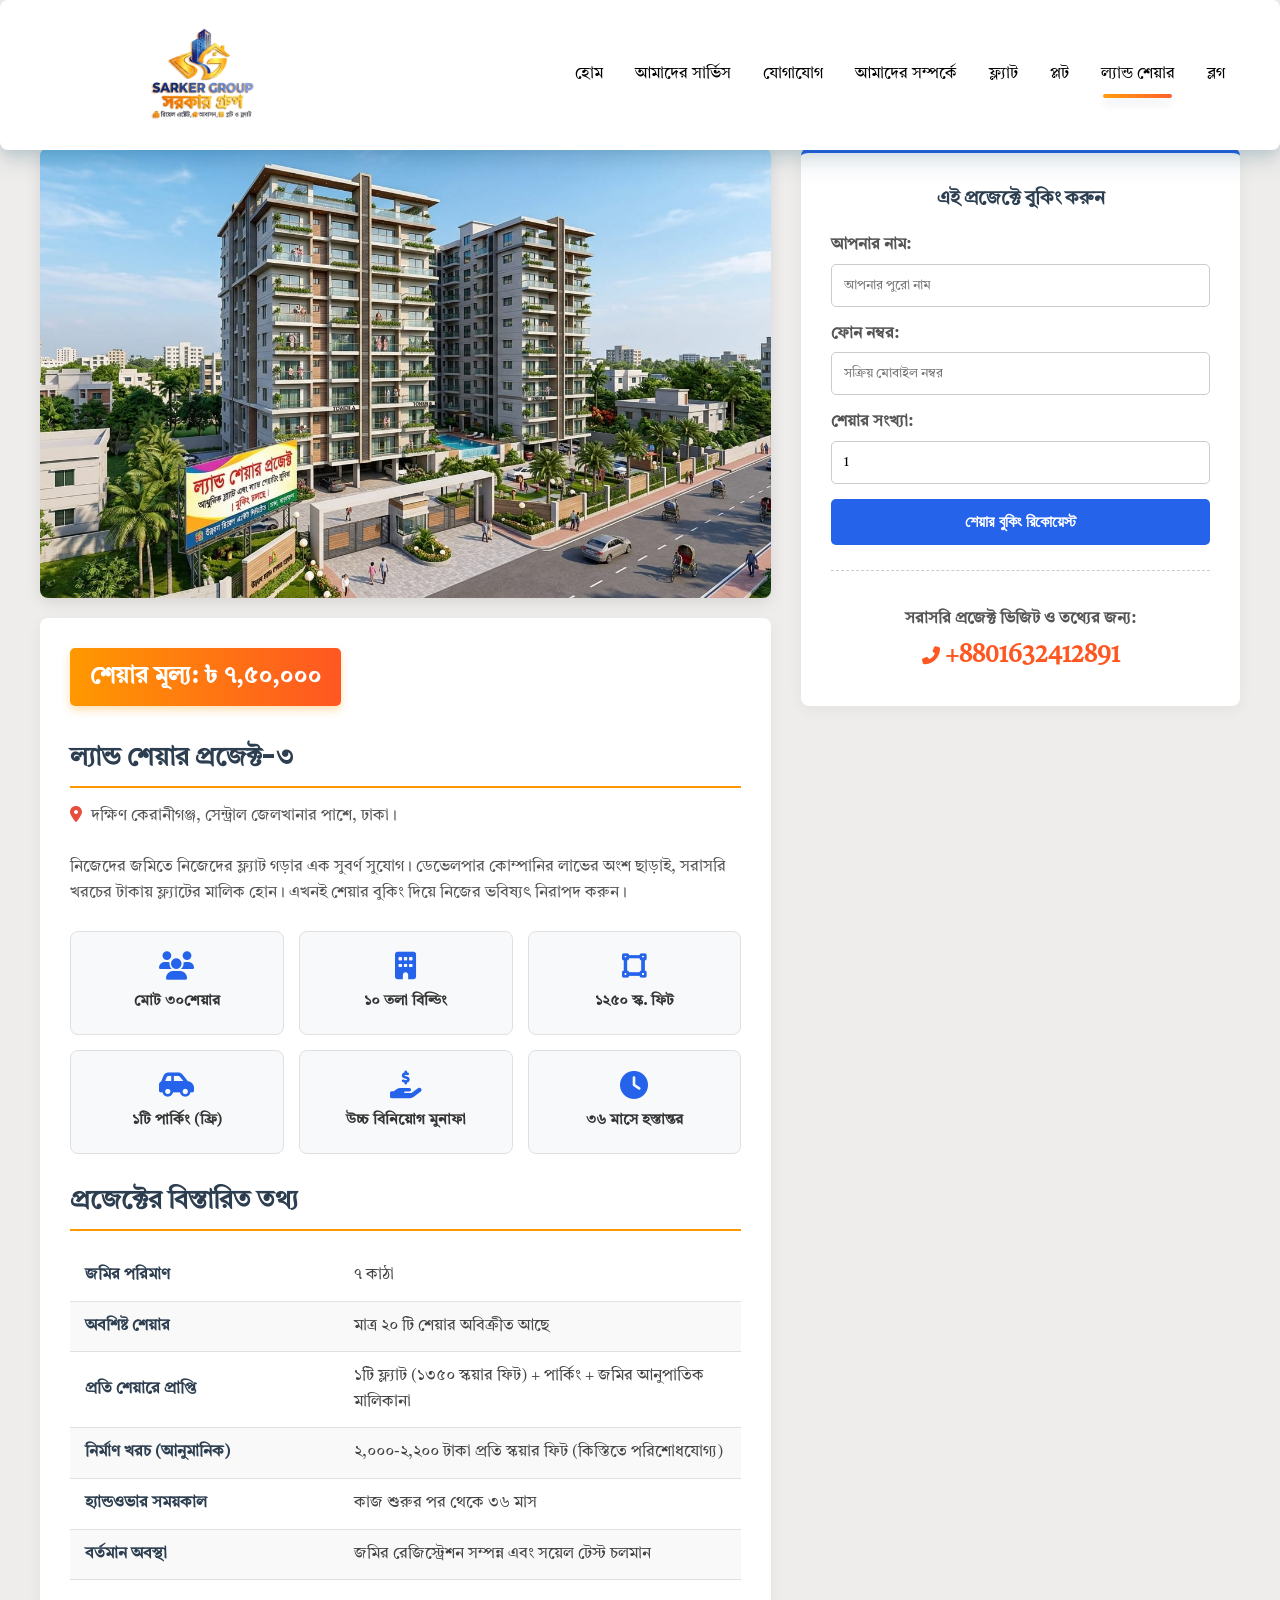
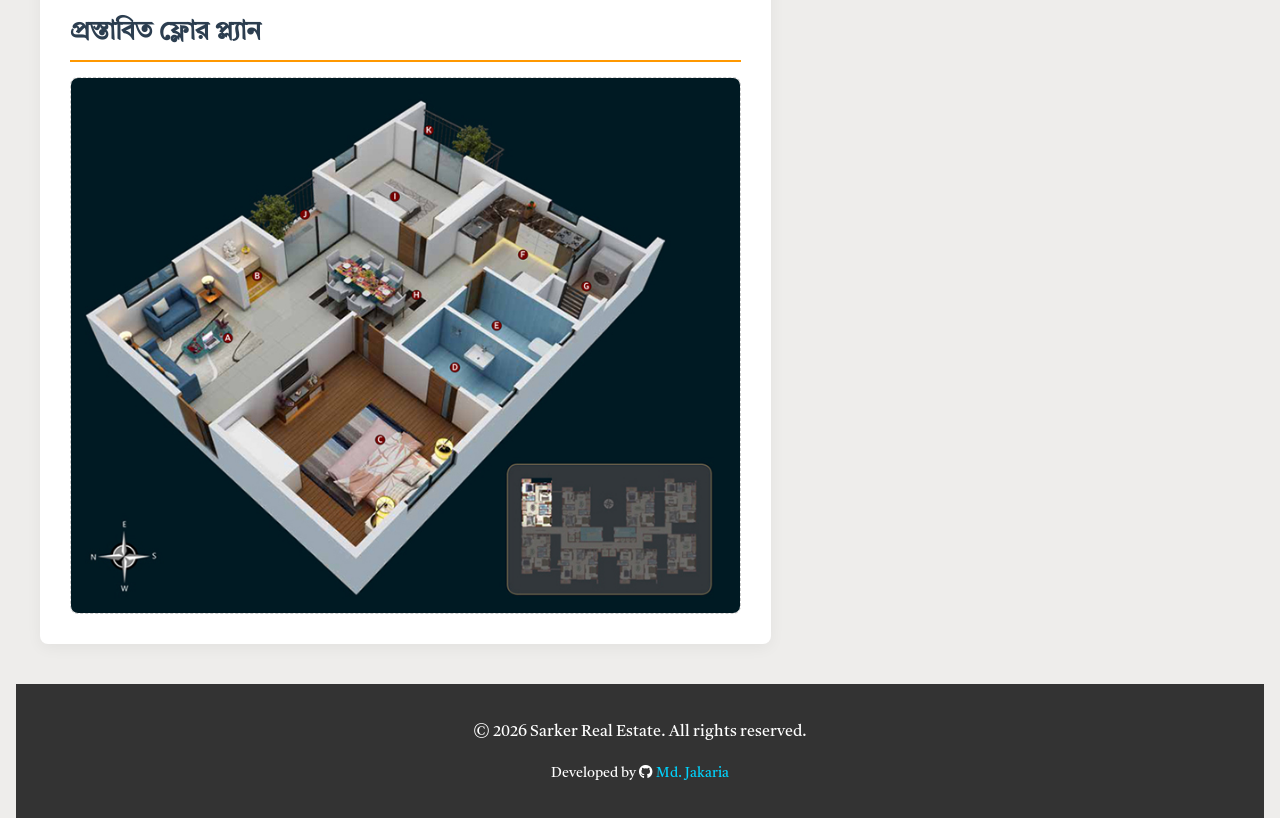
<file: landshare-details3.html>
<!doctype html>
<html lang="bn">
  <head>
    <meta charset="utf-8" />
    <meta name="viewport" content="width=device-width,initial-scale=1" />
    <title>প্রজেক্ট ডিটেইলস | Sarker Real Estate</title>
    <link rel="stylesheet" href="./style.css" />
    <link
      rel="stylesheet"
      href="https://cdnjs.cloudflare.com/ajax/libs/font-awesome/6.5.0/css/all.min.css"
    />
    <link
      href="https://fonts.googleapis.com/css2?family=Poppins:wght@400;600;700&family=Tiro+Bangla&display=swap"
      rel="stylesheet"
    />
    <link
      rel="shortcut icon"
      href="./img/Sarker_logo2.jpeg"
      type="image/x-icon"
    />

    <style>
            /* =========================================
               GLOBAL STYLES & 3D HEADER
            ========================================= */
            * {
              box-sizing: border-box;
            }
            html,
            body {
              height: 100%;
            }
            body {
              overflow-x: hidden;
              margin: 0;
              background: #eeedeb;
              padding: 0.5rem 1rem;
              font-family:
                "Segoe UI", "Tiro Bangla", Tahoma, Geneva, Verdana, sans-serif;
              -webkit-font-smoothing: antialiased;
              -moz-osx-font-smoothing: grayscale;
            }

            /* ------- Header wrapper with 3D look ------- */
            /* .page_header {
              position: fixed;
              top: 0;
              left: 0;
              right: 0;
              z-index: 1000;
              height: 100px;
              width: 100%;
              border-radius: 0 0 8px 8px;
              padding: 0px 4%;
              background: #ffffff;
              box-shadow:
                0 12px 24px rgba(7, 74, 99, 0.12),
                0 8px 16px rgba(7, 74, 99, 0.08),
                0 4px 8px rgba(7, 74, 99, 0.05);
              display: flex;
            } */

            /* nav {
              margin-left: auto;
              align-self: center;
            }
            nav ul {
              list-style: none;
              margin: 0;
              padding: 0;
              display: flex;
              gap: 1.5rem;
            }
            nav a {
              position: relative;
              display: inline-block;
              padding: 0.5rem 0.25rem;
              text-decoration: none;
              color: rgb(0, 0, 0);
              font-size: 0.98rem;
              font-weight: 600;
              transition:
                transform 220ms cubic-bezier(0.2, 0.8, 0.2, 1),
                color 180ms;
              transform-style: preserve-3d;
            }
            nav a:hover {
              transform: translateY(-6px) translateZ(6px);
              color: rgb(252, 153, 4);
            }
            nav a::after,
            nav a::before {
              content: "";
              position: absolute;
              left: 8%;
              right: 8%;
              height: 4px;
              border-radius: 9px;
              bottom: -2px;
              transform-origin: center;
              transition:
                transform 300ms cubic-bezier(0.2, 0.9, 0.2, 1),
                opacity 220ms;
            }
            nav a::after {
              background: linear-gradient(90deg, #ff9800 0%, #ff5722 100%);
              transform: scaleX(0.0001) translateZ(6px);
              box-shadow: 0 6px 10px rgba(7, 74, 99, 0.12);
              opacity: 0.95;
            }
            nav a:hover::after,
            nav a.active::after {
              transform: scaleX(1) translateZ(6px);
            }
            nav a::before {
              background: rgba(4, 43, 51, 0.08);
              height: 6px;
              bottom: -10px;
              filter: blur(6px);
              transform: scaleX(0.0001) translateZ(0);
              opacity: 0.6;
            }

            .humberger {
              display: none;
              flex-direction: column;
              cursor: pointer;
            }
            .humberger span {
              height: 3px;
              width: 25px;
              background: #333;
              margin-bottom: 4px;
              border-radius: 5px;
            }
            .logo img {
              height: 70px;
              width: auto;
              margin-top: 15px;
            } */

            /* =========================================
               LAND SHARE DETAILS CONTENT
            ========================================= */
            .details-container {
              max-width: 1200px;
              margin: 140px auto 40px auto;
              display: grid;
              grid-template-columns: 2fr 1.2fr;
              gap: 30px;
            }

            .main-img img {
              width: 100%;
              height: 450px;
              object-fit: cover;
              border-radius: 8px;
              box-shadow: 0 4px 15px rgba(0, 0, 0, 0.1);
            }

            .info-section {
              background: #fff;
              padding: 30px;
              border-radius: 8px;
              box-shadow: 0 4px 15px rgba(0, 0, 0, 0.05);
              margin-top: 20px;
            }

            .info-section h3 {
              color: #2c3e50;
              font-size: 26px;
              margin-top: 10px;
              margin-bottom: 15px;
              border-bottom: 2px solid #ff9800;
              padding-bottom: 8px;
              font-family: "Poppins", "Tiro Bangla", sans-serif;
            }

            .price-tag {
              font-size: 24px;
              color: #ffffff;
              background: linear-gradient(90deg, #ff9800 0%, #ff5722 100%);
              padding: 10px 20px;
              font-weight: bold;
              border-radius: 5px;
              display: inline-block;
              margin-bottom: 20px;
              box-shadow: 0 4px 8px rgba(255, 152, 0, 0.3);
            }

            /* Amenities Grid */
            .amenities-grid {
              display: grid;
              grid-template-columns: repeat(3, 1fr);
              gap: 15px;
              margin: 25px 0;
            }
            .amenity-card {
              text-align: center;
              padding: 20px 15px;
              background: #f8f9fa;
              border: 1px solid #e0e0e0;
              border-radius: 8px;
              transition: transform 0.3s ease;
            }
            .amenity-card:hover {
              transform: translateY(-5px);
              box-shadow: 0 5px 15px rgba(0, 0, 0, 0.1);
            }
            .amenity-card i {
              font-size: 28px;
              color: #2563eb;
              margin-bottom: 10px;
            }
            .amenity-card p {
              margin: 0;
              font-weight: bold;
              font-size: 15px;
              color: #333;
            }

            /* Specs Table */
            .plot-specs-table {
              width: 100%;
              border-collapse: collapse;
              margin: 20px 0;
              background: #ffffff;
            }
            .plot-specs-table tr {
              border-bottom: 1px solid #e0e0e0;
            }
            .plot-specs-table tr:nth-child(even) {
              background-color: #f9f9f9;
            }
            .plot-specs-table td {
              padding: 12px 15px;
              font-size: 16px;
              color: #444;
            }
            .plot-specs-table td.spec-label {
              font-weight: bold;
              color: #2c3e50;
              width: 40%;
            }

            /* Sidebar Booking */
            .booking-sidebar {
              background: #ffffff;
              padding: 30px;
              border-radius: 8px;
              height: fit-content;
              position: sticky;
              top: 120px;
              box-shadow: 0 4px 15px rgba(0, 0, 0, 0.05);
              border-top: 5px solid #2563eb;
            }
            .booking-sidebar h3 {
              text-align: center;
              color: #2c3e50;
              margin-bottom: 20px;
              font-family: "Poppins", "Tiro Bangla", sans-serif;
            }
            .booking-sidebar label {
              font-weight: 600;
              color: #555;
              display: block;
              margin-bottom: 5px;
            }
            .booking-sidebar input {
              width: 100%;
              padding: 12px;
              margin-bottom: 15px;
              border-radius: 5px;
              border: 1px solid #ccc;
              font-family: inherit;
            }
            .submit-btn {
              width: 100%;
              padding: 14px;
              background: #2563eb;
              color: white;
              border: none;
              border-radius: 5px;
              font-weight: bold;
              font-size: 16px;
              cursor: pointer;
              transition: 0.3s;
            }
            .submit-btn:hover {
              background: #1d4ed8;
            }

            /* =========================================
               MOBILE NAV & RESPONSIVE
            ========================================= */
            :root {
              --primary-color: #2563eb;
              --nav-bg: #ffffff;
              --icon-gray: #64748b;
            }
            /* .mobile-nav {
              position: fixed;
              bottom: 0;
              left: 0;
              width: 100%;
              height: 70px;
              background: var(--nav-bg);
              display: flex;
              justify-content: center;
              box-shadow: 0 -10px 25px rgba(0, 0, 0, 0.1);
              z-index: 9999;
              padding-bottom: env(safe-area-inset-bottom);
            }
            @media (min-width: 768px) {
              /* .mobile-nav {
                display: none;
              } */
            /* } */
            .nav-container {
              width: 100%;
              max-width: 500px;
              display: flex;
              justify-content: space-between;
              align-items: center;
              padding: 0 15px;
            }
            .nav-link {
              display: flex;
              flex-direction: column;
              align-items: center;
              text-decoration: none;
              color: var(--icon-gray);
            }
            .nav-link i {
              font-size: 20px;
            }
            .nav-label {
              font-size: 11px;
              margin-top: 4px;
              font-weight: 600;
            }
            .nav-link.active {
              color: var(--primary-color);
              transform: translateY(-5px);
            }
            .center-nav-item {
              position: relative;
              top: -20px;
            } */
            .floating-btn {
              width: 65px;
              height: 65px;
              background: var(--primary-color);
              border-radius: 50%;
              display: flex;
              flex-direction: column;
              justify-content: center;
              align-items: center;
              color: white;
              font-size: 20px;
              box-shadow: 0 8px 20px rgba(37, 99, 235, 0.4);
              border: 4px solid #fff;
              text-decoration: none;
            }
      /*
            footer {
              background: #2c3e50;
              color: #fff;
              text-align: center;
              padding: 20px;
              margin-top: 40px;
            }
            footer a {
              color: #ff9800;
              text-decoration: none;
              font-weight: bold;
            } */

            @media (max-width: 992px) {
              .details-container {
                grid-template-columns: 1fr;
                margin-top: 120px;
              }
              .booking-sidebar {
                position: static;
                margin-top: 30px;
              }
            }
            /* @media (max-width: 768px) {
              .amenities-grid {
                grid-template-columns: repeat(2, 1fr);
              }
              .page_header {
                height: 80px;
              }
              nav ul {
                display: none;
                flex-direction: column;
              }
              .humberger {
                display: flex;
              }
              nav ul.show {
                display: flex;
                align-items: center;
                background: #ffffff;
                position: absolute;
                top: 100%;
                right: 0;
                width: 100%;
                box-shadow: 0 4px 8px rgba(0, 0, 0, 0.1);
                padding: 1rem 0;
              }
              body {
                padding-bottom: 80px;
              }
            } */
    </style>
  </head>

  <body>
    <header class="page_header">
      <a class="logo" href="#" aria-label="Sarker Logo">
        <img src="./img/Sarker_logo2.jpeg" alt="logo" />
      </a>
      <nav>
        <div class="humberger" id="humberger">
          <span></span><span></span><span></span>
        </div>
        <ul id="menu">
          <li><a href="./index.html#home">হোম</a></li>
          <li><a href="./index.html#services"> আমাদের সার্ভিস</a></li>
          <li><a href="./index.html#contact">যোগাযোগ</a></li>
          <li><a href="./index.html#about">আমাদের সম্পর্কে</a></li>
          <li><a href="./flatdetails.html">ফ্ল্যাট</a></li>
          <li><a href="./plotdetails.html">প্লট</a></li>
          <li><a href="./landshare.html" class="active">ল্যান্ড শেয়ার</a></li>
          <li><a href="./index.html#blog">ব্লগ</a></li>
        </ul>
      </nav>
    </header>

    <nav class="mobile-nav">
      <div class="nav-container">
        <a href="./index.html#home" class="nav-link"
          ><i class="fa-solid fa-house"></i
          ><span class="nav-label">হোম</span></a
        >
        <a href="https://maps.app.goo.gl/nFkwgXwCo9TnEepg8" class="nav-link"
          ><i class="fa-solid fa-map-location"></i
          ><span class="nav-label">ভার্চুয়াল ট্যুর</span></a
        >
        <div class="center-nav-item">
          <a
            href="https://wa.me/+8801632412891?text=আমি%20ল্যান্ড%20শেয়ার%20প্রজেক্ট-৩%20বিষয়ে%20তথ্য%20চাই"
            target="_blank"
            class="floating-btn"
          >
            <i class="fa-regular fa-handshake"></i
            ><span class="nav-label" style="font-size: 10px">শেয়ার বুকিং</span>
          </a>
        </div>
        <a href="https://wa.me/+8801632412891" target="_blank" class="nav-link"
          ><i class="fa-brands fa-whatsapp"></i
          ><span class="nav-label">চ্যাট</span></a
        >
        <a href="https://www.facebook.com/share/1D6hEzqLBX/" class="nav-link"
          ><i class="fa-brands fa-facebook"></i
          ><span class="nav-label">পেজ</span></a
        >
      </div>
    </nav>

    <main class="details-container">
      <section>
        <div class="main-img">
          <img
            src="./img/plot/landShare/l1.jpeg"
            alt="Land Share Project 3"
          />
        </div>

        <div class="info-section">
          <span class="price-tag">শেয়ার মূল্য: ৳ ৭,৫০,০০০</span>

          <h3>ল্যান্ড শেয়ার প্রজেক্ট-৩</h3>
          <p style="color: #555; font-size: 16px; margin-bottom: 20px">
            <i
              class="fas fa-map-marker-alt"
              style="color: #e74c3c; margin-right: 5px"
            ></i>
            দক্ষিণ কেরানীগঞ্জ, সেন্ট্রাল জেলখানার পাশে, ঢাকা। <br /><br />
            নিজেদের জমিতে নিজেদের ফ্ল্যাট গড়ার এক সুবর্ণ সুযোগ। ডেভেলপার
            কোম্পানির লাভের অংশ ছাড়াই, সরাসরি খরচের টাকায় ফ্ল্যাটের মালিক হোন।
            এখনই শেয়ার বুকিং দিয়ে নিজের ভবিষ্যৎ নিরাপদ করুন।
          </p>

          <div class="amenities-grid">
            <div class="amenity-card">
              <i class="fas fa-users"></i>
              <p>মোট ৩০শেয়ার</p>
            </div>
            <div class="amenity-card">
              <i class="fas fa-building"></i>
              <p>১০ তলা বিল্ডিং</p>
            </div>
            <div class="amenity-card">
              <i class="fas fa-vector-square"></i>
              <p>১২৫০ স্ক. ফিট</p>
            </div>
            <div class="amenity-card">
              <i class="fas fa-car-side"></i>
              <p>১টি পার্কিং (ফ্রি)</p>
            </div>
            <div class="amenity-card">
              <i class="fas fa-hand-holding-usd"></i>
              <p>উচ্চ বিনিয়োগ মুনাফা</p>
            </div>
            <div class="amenity-card">
              <i class="fas fa-clock"></i>
              <p>৩৬ মাসে হস্তান্তর</p>
            </div>
          </div>

          <h3>প্রজেক্টের বিস্তারিত তথ্য</h3>
          <table class="plot-specs-table">
            <tr>
              <td class="spec-label">জমির পরিমাণ</td>
              <td class="spec-value">৭ কাঠা</td>
            </tr>
            <tr>
              <td class="spec-label">অবশিষ্ট শেয়ার</td>
              <td class="spec-value">মাত্র ২০ টি শেয়ার অবিক্রীত আছে</td>
            </tr>
            <tr>
              <td class="spec-label">প্রতি শেয়ারে প্রাপ্তি</td>
              <td class="spec-value">
                ১টি ফ্ল্যাট (১৩৫০ স্কয়ার ফিট) + পার্কিং + জমির আনুপাতিক
                মালিকানা
              </td>
            </tr>
            <tr>
              <td class="spec-label">নির্মাণ খরচ (আনুমানিক)</td>
              <td class="spec-value">
                ২,০০০-২,২০০ টাকা প্রতি স্কয়ার ফিট (কিস্তিতে পরিশোধযোগ্য)
              </td>
            </tr>
            <tr>
              <td class="spec-label">হ্যান্ডওভার সময়কাল</td>
              <td class="spec-value">কাজ শুরুর পর থেকে ৩৬ মাস</td>
            </tr>
            <tr>
              <td class="spec-label">বর্তমান অবস্থা</td>
              <td class="spec-value">
                জমির রেজিস্ট্রেশন সম্পন্ন এবং সয়েল টেস্ট চলমান
              </td>
            </tr>
          </table>

          <h3 style="margin-top: 30px">প্রস্তাবিত ফ্লোর প্ল্যান</h3>
          <img
            src="./img/flat/flat-cg.jpg.jpeg"
            style="width: 100%; border-radius: 8px; border: 1px dashed #ccc"
            alt="Floor Plan"
          />
        </div>
      </section>

      <aside>
        <div class="booking-sidebar">
          <h3>এই প্রজেক্টে বুকিং করুন</h3>
          <form action="https://formspree.io/f/mkndldnj" method="POST">
            <input
              type="hidden"
              name="প্রজেক্ট_নাম"
              value=" ল্যান্ড শেয়ার প্রজেক্ট-৩"
            />

            <label>আপনার নাম:</label>
            <input
              type="text"
              name="নাম"
              required
              placeholder="আপনার পুরো নাম"
            />

            <label>ফোন নম্বর:</label>
            <input
              type="tel"
              name="ফোন_নম্বর"
              required
              placeholder="সক্রিয় মোবাইল নম্বর"
            />

            <label>শেয়ার সংখ্যা:</label>
            <input
              type="number"
              name="শেয়ার_সংখ্যা"
              min="1"
              max="5"
              value="1"
              required
            />

            <button type="submit" class="submit-btn">
              শেয়ার বুকিং রিকোয়েস্ট
            </button>
          </form>

          <div
            style="
              margin-top: 25px;
              text-align: center;
              border-top: 1px dashed #ccc;
              padding-top: 20px;
            "
          >
            <p style="margin-bottom: 5px; color: #555; font-weight: bold">
              সরাসরি প্রজেক্ট ভিজিট ও তথ্যের জন্য:
            </p>
            <a
              href="tel:+8801632412891"
              style="
                color: #ff5722;
                font-size: 24px;
                font-weight: bold;
                text-decoration: none;
              "
            >
              <i class="fas fa-phone-alt" style="font-size: 18px"></i>
              +8801632412891
            </a>
          </div>
        </div>
      </aside>
    </main>

    <footer>
      <p>© 2026 Sarker Real Estate. All rights reserved.</p>
      <p style="margin-top: 10px; font-size: 14px">
        Developed by <i class="fab fa-github"></i>
        <a href="https://github.com/joy094" target="_blank">Md. Jakaria</a>
      </p>
    </footer>

    <script>
      const humberger = document.getElementById("humberger");
      const menu = document.getElementById("menu");
      humberger.addEventListener("click", () => {
        menu.classList.toggle("show");
      });
    </script>
    <script src="form.js"></script>
  </body>
</html>
</file>
<file: style.css>
/* =========================================
         আপনার দেওয়া অরিজিনাল style.css কোড
      ========================================= */
@import url("https://fonts.googleapis.com/css2?family=Hind+Siliguri:wght@300;400;500;600;700&display=swap");
@import url("https://fonts.googleapis.com/css2?family=Tiro+Bangla&display=swap");
* {
  box-sizing: border-box;
}

html,
body {
  height: 100%;
}
body {
  overflow-x: hidden;
  margin: 0;
  background: var(--bg-main);
  padding: 0;
  /* এখানে Hind Siliguri যুক্ত করা হয়েছে */
  font-family:
    "Tiro Bangla", "Hind Siliguri", "Segoe UI", Tahoma, Geneva, Verdana,
    sans-serif;
  color: var(--text-dark);
  -webkit-font-smoothing: antialiased;
  -moz-osx-font-smoothing: grayscale;
  line-height: 1.6;
}
h1,
h2,
h3,
h4,
h5,
h6 {
  margin: 0 0 1rem 0;
  color: var(--secondary);
  /* এখানে Hind Siliguri যুক্ত করা হয়েছে */
  font-family: "Poppins", "Hind Siliguri", sans-serif;
}

.bangla-font {
  font-family: "Tiro Bangla", "Hind Siliguri", "Segoe UI";
}
main {
  margin-top: 150px;
}

/* ------- Header wrapper with 3D look ------- */
.page_header {
  position: fixed;
  top: 0;
  left: auto;
  right: 0;
  z-index: 1000;
  height: 150px;
  width: 100%;
  border-radius: 8px;
  padding: 0px 4%;
  background: #ffffff;
  box-shadow:
    0 12px 24px rgba(7, 74, 99, 0.12),
    0 8px 16px rgba(7, 74, 99, 0.08),
    0 4px 8px rgba(7, 74, 99, 0.05);
  display: flex;
}

/* Nav */
nav {
  margin-left: auto;
  align-self: center;
}
nav ul {
  list-style: none;
  margin: 0;
  padding: 0;
  display: flex;
  gap: 1.5rem;
}
nav a {
  position: relative;
  display: inline-block;
  padding: 0.5rem 0.25rem;
  text-decoration: none;
  color: rgb(0, 0, 0);
  font-size: 0.98rem;
  font-weight: 400;
  transition:
    transform 220ms cubic-bezier(0.2, 0.8, 0.2, 1),
    color 180ms;
  transform-style: preserve-3d;
}

/* Link hover -> lift slightly to emphasize 3D */
nav a:hover {
  transform: translateY(-6px) translateZ(6px);
  color: rgb(252, 153, 4);
}

/* Underline -- animated and 3D-ish */
nav a::after,
nav a::before {
  content: "";
  position: absolute;
  left: 8%;
  right: 8%;
  height: 4px;
  border-radius: 9px;
  bottom: -2px;
  transform-origin: center;
  transition:
    transform 300ms cubic-bezier(0.2, 0.9, 0.2, 1),
    opacity 220ms;
}
nav a::after {
  background: linear-gradient(90deg, #ff9800 0%, #ff5722 100%);
  transform: scaleX(0.0001) translateZ(6px);
  box-shadow: 0 6px 10px rgba(7, 74, 99, 0.12);
  opacity: 0.95;
}
nav a:hover::after,
nav a.active::after {
  transform: scaleX(1) translateZ(6px);
}
nav a::before {
  background: rgba(4, 43, 51, 0.08);
  height: 6px;
  bottom: -10px;
  filter: blur(6px);
  transform: scaleX(0.0001) translateZ(0);
  opacity: 0.6;
}

/* humberger nav bar */
.humberger {
  display: none;
  flex-direction: column;
  cursor: pointer;
}

.humberger span {
  height: 3px;
  width: 25px;
  background: #333;
  margin-bottom: 4px;
  border-radius: 5px;
}

.logo img {
  height: 100%;
  width: auto;
}

/* home page image */
#home {
  margin-top: 100px;
}
.banner {
  position: relative;
  width: 100%;
  height: 400px;
  overflow: hidden;
}

.banner img {
  width: 100%;
  height: 100%;
  object-fit: cover;
}

.floating-btn {
  display: flex;
  flex-direction: column;
  align-items: center;
  justify-content: center;
  text-decoration: none;
}

/* Slideshow container */
.mySlides {
  display: none;
}
img {
  vertical-align: middle;
}

.slideshow-container {
  max-width: 95%;
  position: relative;
  margin: auto;
}

.text {
  color: #f2f2f2;
  font-size: 15px;
  padding: 8px 12px;
  position: absolute;
  bottom: 8px;
  width: 100%;
  text-align: center;
}

.dot {
  height: 15px;
  width: 15px;
  margin: 0 2px;
  background-color: #bbb;
  border-radius: 50%;
  display: inline-block;
  transition: background-color 0.6s ease;
}

.active-dot {
  background-color: #717171;
}

.fade {
  animation-name: fade;
  animation-duration: 1.5s;
}

/* vedo style */
.video-container {
  text-align: center;
  margin: 20px auto;
  max-width: 100%;
  display: flex;
  flex-wrap: wrap;
  gap: 20px;
  justify-content: center;
}

iframe {
  max-width: 100%;
  border-radius: 8px;
  box-shadow: 0 4px 8px rgba(0, 0, 0, 0.2);
}

@keyframes fade {
  from {
    opacity: 0.4;
  }
  to {
    opacity: 1;
  }
}

@media only screen and (max-width: 300px) {
  .text {
    font-size: 11px;
  }
}

@media (max-width: 768px) {
  main {
    margin-top: 100px;
  }
  .page_header {
    height: 100px;
  }
  nav ul {
    display: none;
    flex-direction: column;
  }

  .humberger {
    display: flex;
  }
  nav ul.show {
    display: flex;
    align-items: center;
    background: #ffffff;
    position: absolute;
    top: 100%;
    right: 0;
    width: 100%;
    box-shadow: 0 4px 8px rgba(0, 0, 0, 0.1);
    border-radius: 0 0 8px 8px;
    padding: 1rem 0;
  }

  .logo img {
    height: 100%;
    width: auto;
    top: 50px;
    left: -40px;
  }
}

/* bottom navigation styles */
:root {
  --primary-color: #2563eb;
  --nav-bg: #ffffff;
  --icon-gray: #64748b;
}

.mobile-nav {
  position: fixed;
  bottom: 0;
  left: 0;
  width: 100%;
  height: 70px;
  background: var(--nav-bg);
  display: flex;
  justify-content: center;
  box-shadow: 0 -10px 25px rgba(0, 0, 0, 0.1);
  z-index: 9999;
  padding-bottom: env(safe-area-inset-bottom);
}

@media (min-width: 768px) {
  .mobile-nav {
    display: none;
  }
}

.nav-container {
  width: 100%;
  max-width: 500px;
  display: flex;
  justify-content: space-between;
  align-items: center;
  padding: 0 15px;
  position: relative;
}

.nav-link {
  display: flex;
  flex-direction: column;
  align-items: center;
  text-decoration: none;
  color: var(--icon-gray);
  transition: 0.3s cubic-bezier(0.4, 0, 0.2, 1);
}

.nav-link i {
  font-size: 20px;
}
.nav-label {
  font-size: 13px;
  margin-top: 4px;
  font-weight: 600;
}

.nav-link.active {
  color: var(--primary-color);
  transform: translateY(-5px);
}

.center-nav-item {
  position: relative;
  top: -20px;
}

.floating-btn {
  width: 70px;
  height: 70px;
  background: var(--primary-color);
  border-radius: 50%;
  display: flex;
  justify-content: center;
  align-items: center;
  color: white;
  font-size: 25px;
  box-shadow: 0 8px 20px rgba(37, 99, 235, 0.4);
  border: 5px solid #fff;
  transition: 0.4s;
  text-decoration: none;
}

.floating-btn:hover {
  transform: scale(1.1) rotate(15deg);
}
.nav-link:active {
  transform: scale(0.9);
}

/* =========================================
         বাকি সেকশনগুলোর জন্য (Services, Team, Contact) বেসিক রেসপন্সিভ ডিজাইন
      ========================================= */
h2 {
  text-align: center;
  color: #333;
  margin: 40px 0 20px;
  font-family: "Poppins", sans-serif;
}

.services_list,
.manage_team {
  display: grid;
  grid-template-columns: repeat(auto-fit, minmax(250px, 1fr));
  gap: 20px;
  padding: 10px;
}
.services_list > div,
.manage_team > div {
  background: #fff;
  padding: 15px;
  border-radius: 8px;
  box-shadow: 0 4px 8px rgba(0, 0, 0, 0.05);
  text-align: center;
}
.services_list img {
  width: 100%;
  border-radius: 8px;
  margin: 10px 0;
}
.book-btn {
  background-color: var(--primary-color);
  color: #fff;
  border: none;
  padding: 10px 15px;
  border-radius: 5px;
  cursor: pointer;
  margin-top: 10px;
  width: 100%;
  font-family: "Tiro Bangla", "Hind Siliguri", "Segoe UI";
  
}
.manage_team img {
  width: 120px;
  height: 120px;
  border-radius: 50%;
  object-fit: cover;
  margin: 0 auto 10px;
  border: 3px solid #eeedeb;
}

.contact_info,
.about_info {
  display: grid;
  grid-template-columns: 1fr 1fr;
  gap: 30px;
  background: #fff;
  padding: 30px;
  border-radius: 8px;
}
.icons {
  display: flex;
  align-items: center;
  gap: 15px;
  margin-bottom: 20px;
}
.icons svg {
  width: 30px;
  fill: var(--primary-color);
}
.icons a {
  text-decoration: none;
  color: #333;
  font-weight: 600;
}
.office_contact iframe {
  width: 100%;
  border-radius: 8px;
}
.text_about p {
  text-align: justify;
  line-height: 1.8;
  color: #555;
}

/* Modal */
.modal-overlay {
  display: none;
  position: fixed;
  top: 0;
  left: 0;
  width: 100%;
  height: 100%;
  background: rgba(0, 0, 0, 0.6);
  z-index: 2000;
  align-items: center;
  justify-content: center;
}
.modal-content {
  background: #fff;
  padding: 30px;
  border-radius: 8px;
  width: 90%;
  max-width: 400px;
  position: relative;
}
.close-button {
  position: absolute;
  top: 10px;
  right: 15px;
  border: none;
  background: transparent;
  font-size: 20px;
  cursor: pointer;
  color: red;
}
.modal-content input {
  width: 100%;
  padding: 10px;
  margin-bottom: 15px;
  border: 1px solid #ccc;
  border-radius: 5px;
}

footer {
  background: #333;
  color: #fff;
  text-align: center;
  padding: 20px;
  margin-top: 40px;
}
footer a {
  color: #00d4ff;
  text-decoration: none;
}

@media (max-width: 768px) {
  .contact_info,
  .about_info {
    grid-template-columns: 1fr;
  }
  body {
    padding-bottom: 80px;
  } /* Mobile Nav space */
}
</file>
